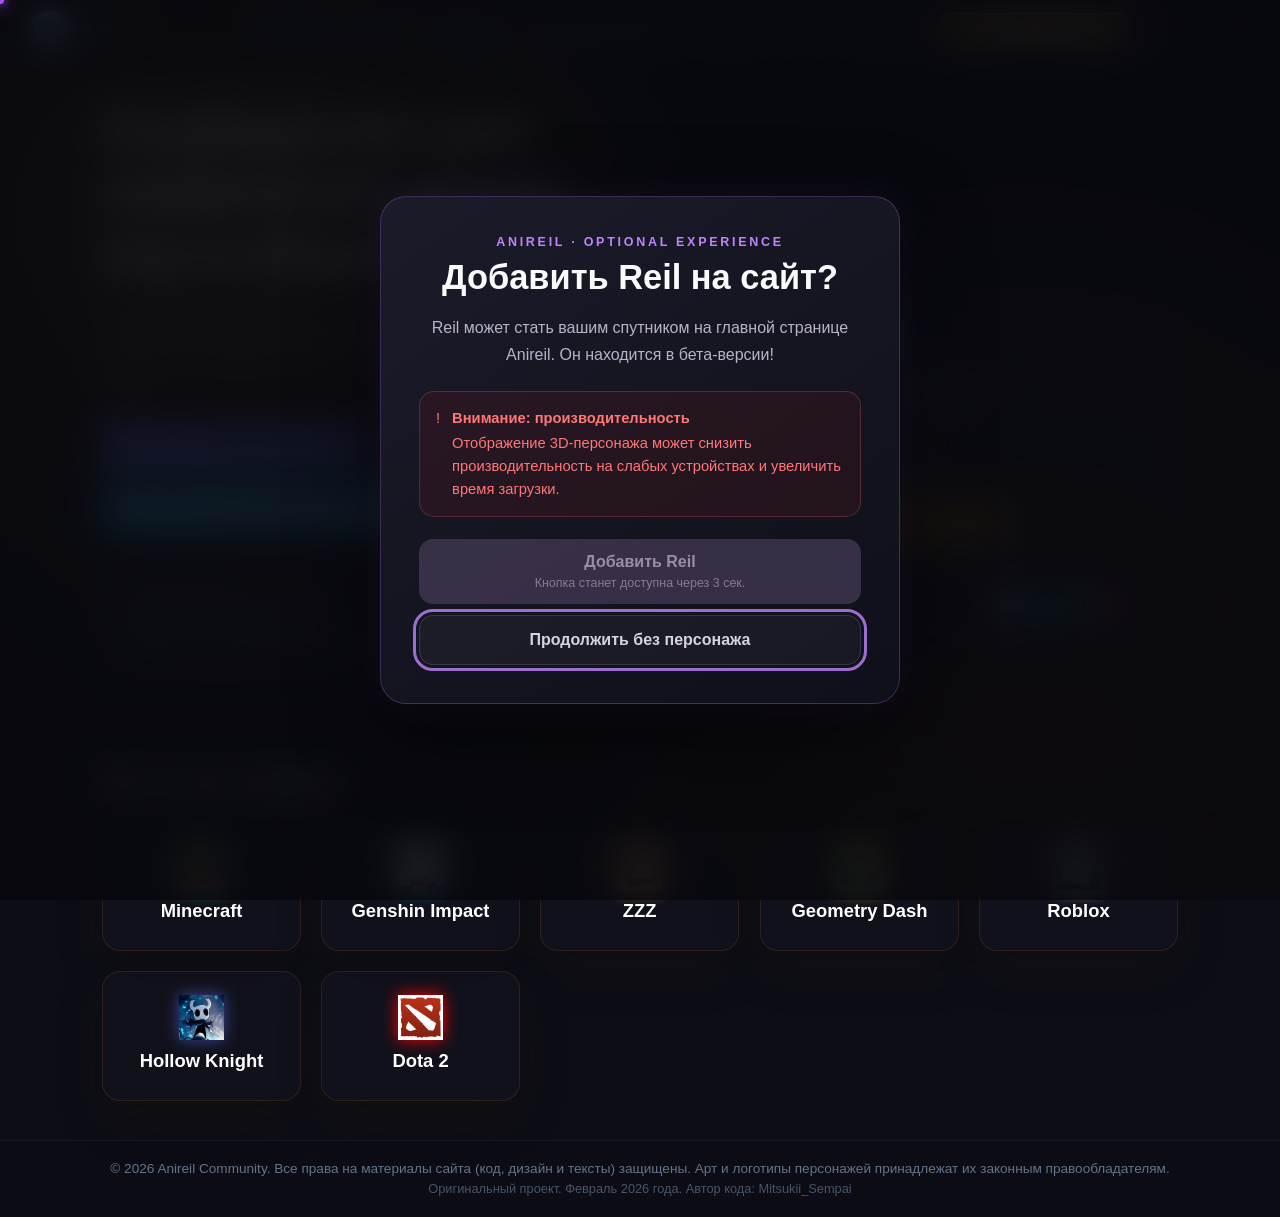
<file: index.html>
<!DOCTYPE html>
<html lang="ru">
<head>
    <meta charset="UTF-8">
    <meta name="viewport" content="width=device-width, initial-scale=1.0">
    <title>Anireil Community — Официальный сайт</title>
    <link rel="icon" type="image/jpeg" href="avatars/flood.png">
    <script>
        // Paint the last known site theme before the first render to prevent a theme flash.
        (function () {
            try {
                if (localStorage.getItem('anireil-autumn-mode') !== 'false') {
                    document.documentElement.classList.add('autumn-mode-preload');
                }
            } catch (error) {
                document.documentElement.classList.add('autumn-mode-preload');
            }
        })();
    </script>


    <style>
        :root {
            --neon-color: #c084fc; 
            --neon-glow: rgba(192, 132, 252, 0.35);
        }
        body {
            margin: 0;
            padding: 0;
            background: #0d0e15;
            color: #e2e8f0;
            font-family: 'Segoe UI', Roboto, sans-serif;
            min-height: 100vh;
            display: flex;
            flex-direction: column;
            overflow-x: hidden;
        }

        .background-glow {
            position: fixed;
            top: 0;
            left: 0;
            width: 100%;
            height: 100%;
            z-index: -2;
            background: 
                radial-gradient(circle at 20% 30%, rgba(59, 130, 246, 0.12) 0%, transparent 40%),
                radial-gradient(circle at 80% 70%, rgba(139, 92, 246, 0.12) 0%, transparent 40%);
        }

        .stars-container {
            position: fixed;
            top: 0;
            left: 0;
            width: 100%;
            height: 100%;
            z-index: -1;
            pointer-events: none;
        }

        .star {
            position: absolute;
            background: linear-gradient(45deg, #60a5fa, var(--neon-color));
            border-radius: 50%;
            filter: drop-shadow(0 0 6px #60a5fa);
            opacity: 0;
            animation: fall linear infinite;
        }

        @keyframes fall {
            0% { transform: translateY(-20px) translateX(0) scale(0); opacity: 0; }
            10% { opacity: 0.7; transform: translateY(10vh) translateX(-10px) scale(1); }
            90% { opacity: 0.7; }
            100% { transform: translateY(105vh) translateX(-100px) scale(0.3); opacity: 0; }
        }

        header {
            display: flex;
            justify-content: space-between;
            align-items: center;
            padding: 20px 8%;
            background: rgba(13, 14, 21, 0.85);
            backdrop-filter: blur(12px);
            border-bottom: 1px solid rgba(255, 255, 255, 0.05);
            position: sticky;
            top: 0;
            z-index: 100;
        }

        .logo-block { display: flex; align-items: center; gap: 10px; }
        .avatar-logo {
            width: 35px;
            height: 35px;
            border-radius: 50%;
            border: 2px solid #60a5fa;
            box-shadow: 0 0 10px rgba(96, 165, 250, 0.5);
        }

        .logo {
            font-size: 1.4rem;
            font-weight: 700;
            letter-spacing: 1px;
            background: linear-gradient(45deg, #60a5fa, var(--neon-color));
            background-clip: border-box;
            -webkit-background-clip: text;
            -webkit-text-fill-color: transparent;
        }

        .fade-in-element {
            opacity: 0;
            transform: translateY(30px);
            filter: blur(6px);
            transition: opacity 0.8s cubic-bezier(0.4, 0, 0.2, 1), 
                        transform 0.8s cubic-bezier(0.4, 0, 0.2, 1), 
                        filter 0.8s cubic-bezier(0.4, 0, 0.2, 1);
        }
        
        .fade-in-element.visible {
            opacity: 1;
            transform: translateY(0);
            filter: blur(0);
        }

        .nav-container { display: flex; align-items: center; gap: 30px; }
        .nav-links { display: flex; gap: 25px; align-items: center; }

        .nav-link {
            background: none;
            border: none;
            color: #94a3b8;
            font-size: 0.95rem;
            font-weight: 500;
            cursor: pointer;
            transition: color 0.3s ease;
            padding: 5px 0;
            position: relative;
        }

        .nav-link:hover, .nav-link.active { color: #60a5fa; }
        .nav-link.active::after {
            content: ''; position: absolute; bottom: 0; left: 0; width: 100%; height: 2px;
            background: linear-gradient(90deg, #60a5fa, var(--neon-color)); border-radius: 2px;
        }

        main { flex: 1; display: flex; justify-content: center; align-items: center; padding: 40px 8%; }

        .content-section {
            width: 100%; max-width: 1100px; display: none; grid-template-columns: 1fr; gap: 40px;
            opacity: 0; transform: translateY(20px);
        }
        .content-section.active { display: grid; animation: sectionAppear 0.8s cubic-bezier(0.4, 0, 0.2, 1) forwards; }
        
        .grid-2col { display: grid; grid-template-columns: 1fr 1fr; gap: 50px; align-items: center; }

        .hero-text h1 {
            font-size: 3.2rem; margin: 0 0 20px 0; line-height: 1.2;
            background: linear-gradient(45deg, #ffffff, #cbd5e1); -webkit-background-clip: text; -webkit-text-fill-color: transparent; background-clip: s;
        }
        .hero-text p { color: #94a3b8; font-size: 1.15rem; line-height: 1.6; margin-bottom: 30px; }

        .hero-card {
            background: rgba(26, 27, 41, 0.45); border: 1px solid rgba(255, 255, 255, 0.05);
            border-radius: 24px; padding: 35px; backdrop-filter: blur(8px); box-shadow: 0 20px 40px rgba(0, 0, 0, 0.3);
        }
        .hero-card h3 { margin-top: 0; font-size: 1.3rem; color: #60a5fa; }
        .hero-card ul { padding-left: 20px; color: #cbd5e1; line-height: 1.8; }

        .btn-action {
            display: inline-block; background: linear-gradient(135deg, #3b82f6 0%, var(--neon-color) 100%);
            color: #ffffff; text-decoration: none; padding: 16px 40px; border-radius: 14px;
            font-weight: 600; font-size: 1.1rem; box-shadow: 0 4px 15px var(--neon-glow); transition: all 0.3s ease;
        }
        .btn-action:hover { transform: translateY(-3px); box-shadow: 0 8px 25px rgba(96, 165, 250, 0.4); }

        .games-section { margin-top: 50px; }
        .games-grid { display: grid; grid-template-columns: repeat(auto-fit, minmax(180px, 1fr)); gap: 20px; margin-top: 25px; }
        .game-card {
            background: rgba(20, 21, 33, 0.6); border: 1px solid rgba(255,255,255,0.04);
            border-radius: 18px; padding: 20px; text-align: center; backdrop-filter: blur(6px);
            transition: all 0.3s ease;
        }
        .game-card:hover {
            transform: translateY(-8px);
            box-shadow: 0 15px 30px var(--game-glow);
            border-color: var(--game-color);
        }
        .game-icon { font-size: 2.5rem; margin-bottom: 10px; display: inline-block; filter: drop-shadow(0 0 8px var(--game-color)); }
        .game-title { font-size: 1.15rem; font-weight: 700; margin: 0 0 8px 0; color: #fff; }
        .game-desc { font-size: 0.85rem; color: #94a3b8; margin: 0; line-height: 1.4; }
        .game-logo-img {
            width: 45px;         
            height: 45px;
            object-fit: contain; 
            vertical-align: middle;
        }
        .section-title { text-align: center; font-size: 2.5rem; margin-bottom: 40px; background: linear-gradient(45deg, #60a5fa, var(--neon-color)); -webkit-background-clip: text; -webkit-text-fill-color: transparent; background-clip: s; }
        .cards-grid { display: grid; grid-template-columns: repeat(auto-fit, minmax(260px, 1fr)); gap: 25px; width: 100%; }
        
        .user-card {
            background: rgba(26, 27, 41, 0.5); border: 1px solid rgba(255, 255, 255, 0.05);
            border-radius: 20px; padding: 25px; text-align: center; backdrop-filter: blur(8px); transition: all 0.3s ease;
            cursor: pointer;
        }
        .user-card:hover {
            transform: translateY(-5px);
            box-shadow: 0 15px 35px var(--glow-color, rgba(96, 165, 250, 0.25));
            border-color: var(--border-color, rgba(96, 165, 250, 0.4));
        }

        .user-avatar { width: 70px; height: 70px; border-radius: 50%; margin: 0 auto 15px auto; border: 2px solid rgba(255, 255, 255, 0.1); }
        .user-card.admin-card .user-avatar { border-color: var(--neon-color); box-shadow: 0 0 15px var(--neon-glow); }
        .user-name { font-size: 1.25rem; font-weight: 600; margin: 0 0 8px 0; }
        
        .user-badge { display: inline-block; font-size: 0.75rem; font-weight: 700; padding: 4px 12px; border-radius: 20px; margin-bottom: 15px; text-transform: uppercase; letter-spacing: 0.5px; }
        .badge-owner { background: var(--neon-glow); color: var(--neon-color); border: 1px solid var(--neon-color); }
        .badge-mod { background: rgba(34, 197, 94, 0.2); color: #22c55e; border: 1px solid rgba(34, 197, 94, 0.3); }

        .user-info { font-size: 0.9rem; color: #94a3b8; line-height: 1.5; margin: 0; }
        .user-info strong { color: #cbd5e1; }

        .quotes-grid { display: grid; grid-template-columns: repeat(auto-fit, minmax(300px, 1fr)); gap: 20px; margin-top: 20px; }
        .quote-card {
            background: rgba(30, 31, 48, 0.4); border-left: 4px solid #8b5cf6;
            border-radius: 0 16px 16px 0; padding: 25px; backdrop-filter: blur(6px);
            position: relative; transition: all 0.3s ease;
        }
        .quote-card:hover { background: rgba(30, 31, 48, 0.6); transform: translateX(5px); }
        .quote-text { font-style: italic; font-size: 1.05rem; line-height: 1.5; color: #e2e8f0; margin: 0 0 15px 0; }
        .quote-author { font-size: 0.9rem; font-weight: 700; color: #60a5fa; text-align: right; margin: 0; }
        .quote-author span { color: #64748b; font-weight: 400; font-size: 0.8rem; }

        @keyframes sectionAppear { to { opacity: 1; transform: translateY(0); } }

        @media (max-width: 768px) {
            header { flex-direction: column; gap: 15px; padding: 15px 20px; }
            .nav-container { flex-direction: column; gap: 15px; width: 100%; }
            .nav-links { gap: 20px; flex-wrap: wrap; justify-content: center; }
            main { padding: 30px 20px; }
            .grid-2col { grid-template-columns: 1fr; gap: 35px; text-align: center; }
            .hero-text h1 { font-size: 2.3rem; }
            .hero-text p { font-size: 1rem; }
            .hero-card { padding: 25px; text-align: left; }
        }

        /* Главная светящаяся точка */
        .custom-cursor {
            width: 8px;
            height: 8px;
            background: #a855f7;
            border-radius: 50%;
            position: fixed;
            top: 0;
            left: 0;
            margin-top: -4px;  
            margin-left: -4px; 
            pointer-events: none;
            z-index: 10000;
            transition: width 0.2s, height 0.2s, background-color 0.2s, box-shadow 0.2s;
            box-shadow: 0 0 10px #a855f7, 0 0 20px #a855f7;
            will-change: transform; 
        }

        /* Плавный шлейф */
        .custom-cursor-effects {
            width: 24px;
            height: 24px;
            border: 2px solid rgba(168, 85, 247, 0.4);
            border-radius: 50%;
            position: fixed;
            top: 0;
            left: 0;
            margin-top: -12px;  
            margin-left: -12px; 
            pointer-events: none;
            z-index: 9999;
            will-change: transform;
            transition: transform 0.08s ease-out; 
        }

        .custom-cursor.hover {
            width: 12px;
            height: 12px;
            background: #38bdf8;
            box-shadow: 0 0 15px #38bdf8;
        }

        .user-card, .game-card {
            position: relative;
            transform-style: preserve-3d;
            will-change: transform; 
            transition: transform 0.4s ease-out, box-shadow 0.3s ease;
        }

        .user-card *, .game-card * {
            transform: translateZ(12px);
        }

        .nav-link, #music-btn {
            position: relative;
            overflow: hidden;
            transition: all 0.4s cubic-bezier(0.4, 0, 0.2, 1) !important;
        }

        .nav-link:hover, #music-btn:hover {
            border-color: var(--neon-color) !important;
            box-shadow: 0 0 15px var(--neon-color), 0 0 30px var(--neon-glow) !important;
            text-shadow: 0 0 8px rgba(255, 255, 255, 0.6);
            transform: translateY(-3px);
        }

        .nav-link.active {
            animation: buttonNeonBreathe 2.5s infinite alternate ease-in-out;
        }

        @keyframes buttonNeonBreathe {
            0% {
                box-shadow: 0 0 6px var(--neon-glow), inset 0 0 3px var(--neon-glow);
                border-color: var(--neon-color);
            }
            100% {
                box-shadow: 0 0 16px var(--neon-color), inset 0 0 6px var(--neon-glow);
                border-color: rgba(255, 255, 255, 0.8);
            }
        }

        .community-btn {
            transition: all 0.3s cubic-bezier(0.4, 0, 0.2, 1) !important;
        }

        .community-btn:hover {
            transform: translateY(-4px) scale(1.02);
            filter: brightness(1.15);
        }

        .community-btn.discord:hover {
            box-shadow: 0 0 25px rgba(88, 101, 242, 0.6), 0 0 50px rgba(88, 101, 242, 0.3) !important;
        }

        .community-btn.telegram:hover {
            box-shadow: 0 0 25px rgba(36, 161, 222, 0.6), 0 0 50px rgba(36, 161, 222, 0.3) !important;
        }

        ::-webkit-scrollbar {
            width: 8px; 
            background-color: #0d0e15; 
        }

        ::-webkit-scrollbar-track {
            background: rgba(20, 20, 28, 0.6);
            border-left: 1px solid rgba(255, 255, 255, 0.03);
        }

        ::-webkit-scrollbar-thumb {
            background-color: var(--neon-color, #c084fc); 
            border-radius: 20px; 
            border: 2px solid #0d0e15; 
            transition: background-color 0.3s ease;
        }

        ::-webkit-scrollbar-thumb:hover {
            background-color: #ffffff; 
            box-shadow: 0 0 10px var(--neon-color);
        }

        body.profile-modal-open { overflow: hidden; }

        .p-modal {
            position: fixed;
            top: 0; left: 0; width: 100%; height: 100%;
            z-index: 10000;
            display: flex;
            align-items: center;
            justify-content: center;
            opacity: 0;
            pointer-events: none;
            transition: all 0.3s ease;
        }
        .p-modal.active {
            opacity: 1;
            pointer-events: auto;
        }
        .p-modal-overlay {
            position: absolute;
            width: 100%; height: 100%;
            background: rgba(5, 5, 10, 0.85);
            backdrop-filter: blur(8px);
        }
        .p-modal-content {
            position: relative;
            background: #11121a;
            border: 1px solid rgba(255, 255, 255, 0.08);
            box-shadow: 0 20px 50px rgba(0,0,0,0.6), 0 0 30px var(--neon-glow);
            width: 90%; max-width: 650px;
            padding: 30px;
            border-radius: 20px;
            transform: scale(0.9) translateY(20px);
            transition: all 0.3s cubic-bezier(0.34, 1.56, 0.64, 1);
            z-index: 10001;
            max-height: 85vh;
            overflow-y: auto;
        }
        .p-modal.active .p-modal-content {
            transform: scale(1) translateY(0);
            border-color: var(--neon-color);
        }
        .p-modal-close {
            position: fixed;
            top: max(12px, env(safe-area-inset-top));
            right: max(12px, env(safe-area-inset-right));
            z-index: 20;
            display: grid;
            place-items: center;
            width: 44px;
            height: 44px;
            border: 1px solid rgba(255,255,255,0.14);
            border-radius: 50%;
            background: rgba(15, 17, 26, 0.88);
            color: #cbd5e1;
            font-size: 1.8rem;
            line-height: 1;
            cursor: pointer;
            transition: 0.2s;
        }
        .p-modal-close:hover { color: #fff; transform: rotate(90deg); }


        /* ===== ANIREIL WOW PROFILE ===== */
        .p-modal-content {
            box-sizing: border-box;
            width: 100vw;
            height: 100vh;
            height: 100dvh;
            max-width: none;
            max-height: none;
            padding: 0;
            border-radius: 0;
            overflow-x: hidden;
            overflow-y: auto;
            background:
                radial-gradient(circle at 10% 0%, rgba(96,165,250,0.10), transparent 35%),
                radial-gradient(circle at 95% 0%, rgba(192,132,252,0.12), transparent 34%),
                linear-gradient(145deg, rgba(17,18,26,0.98), rgba(12,13,21,0.98));
        }

        .p-modal-content::before {
            content: "";
            position: absolute;
            inset: 0;
            pointer-events: none;
            background: linear-gradient(120deg, transparent 0 35%, rgba(255,255,255,0.035) 50%, transparent 65%);
            transform: translateX(-120%);
            animation: profileShine 7s ease-in-out infinite;
        }

        @keyframes profileShine {
            0%, 55%, 100% { transform: translateX(-120%); }
            75% { transform: translateX(120%); }
        }

        .p-profile-header.p-wow-hero {
            position: relative;
            overflow: hidden;
            display: grid;
            grid-template-columns: auto 1fr;
            gap: 22px;
            align-items: center;
            min-height: 220px;
            padding: 34px 34px 24px;
            margin: 0;
            border-bottom: 1px solid rgba(255,255,255,0.06);
            background:
                radial-gradient(circle at 15% 50%, rgba(96,165,250,0.14), transparent 32%),
                radial-gradient(circle at 85% 20%, rgba(192,132,252,0.16), transparent 36%);
        }

        .p-wow-orb {
            position: absolute;
            border-radius: 50%;
            pointer-events: none;
            opacity: 0.7;
        }

        .p-wow-orb.one {
            width: 180px; height: 180px;
            right: -70px; top: -80px;
            background: rgba(192,132,252,0.10);
            box-shadow: 0 0 80px rgba(192,132,252,0.16);
        }

        .p-wow-orb.two {
            width: 130px; height: 130px;
            left: -55px; bottom: -70px;
            background: rgba(96,165,250,0.10);
            box-shadow: 0 0 70px rgba(96,165,250,0.14);
        }

        .p-wow-avatar-wrap {
            position: relative;
            width: 138px;
            height: 138px;
            display: grid;
            place-items: center;
            z-index: 1;
        }

        .p-wow-avatar-ring {
            position: absolute;
            inset: 0;
            border-radius: 50%;
            background: conic-gradient(from 0deg, #60a5fa, #c084fc, #60a5fa);
            padding: 3px;
            animation: profileRing 7s linear infinite;
            box-shadow: 0 0 28px var(--neon-glow);
        }

        .p-wow-avatar-ring::after {
            content: "";
            display: block;
            width: 100%;
            height: 100%;
            border-radius: 50%;
            background: #10111a;
        }

        @keyframes profileRing {
            to { transform: rotate(360deg); }
        }

        .p-avatar.p-wow-avatar {
            position: relative;
            z-index: 2;
            width: 116px;
            height: 116px;
            border: 3px solid rgba(255,255,255,0.9);
            box-shadow:
                0 0 0 6px rgba(255,255,255,0.03),
                0 0 30px var(--neon-glow);
        }

        .p-wow-online-dot {
            position: absolute;
            z-index: 3;
            right: 8px;
            bottom: 8px;
            width: 20px;
            height: 20px;
            border-radius: 50%;
            background: #22c55e;
            border: 4px solid #12131c;
            box-shadow: 0 0 16px rgba(34,197,94,0.8);
        }

        .p-header-info.p-wow-identity {
            border: 0;
            padding: 0;
            margin: 0;
            min-width: 0;
        }

        .p-wow-eyebrow {
            color: #64748b;
            font-size: 0.68rem;
            font-weight: 800;
            letter-spacing: 0.22em;
            margin-bottom: 7px;
        }

        .p-wow-name {
            margin: 0;
            font-size: clamp(2rem, 4vw, 3.2rem);
            line-height: 1;
            letter-spacing: -0.03em;
            color: #fff;
            text-shadow: 0 0 28px rgba(255,255,255,0.06);
            overflow-wrap: anywhere;
        }

        .p-wow-handle {
            margin-top: 9px;
            color: #94a3b8;
            font-size: 1rem;
            font-weight: 600;
            overflow-wrap: anywhere;
        }

        .p-wow-badges {
            display: flex;
            flex-wrap: wrap;
            gap: 8px;
            margin-top: 14px;
        }

        .p-wow-badge {
            display: inline-flex;
            align-items: center;
            gap: 6px;
            min-height: 29px;
            padding: 0 11px;
            border-radius: 999px;
            border: 1px solid rgba(255,255,255,0.08);
            background: rgba(255,255,255,0.04);
            color: #cbd5e1;
            font-size: 0.76rem;
            font-weight: 700;
            letter-spacing: 0.02em;
            backdrop-filter: blur(10px);
        }

        .p-wow-badge.rank {
            color: #fff;
            border-color: var(--neon-color);
            background: linear-gradient(135deg, var(--neon-glow), rgba(255,255,255,0.04));
            box-shadow: 0 0 18px var(--neon-glow);
        }

        .p-wow-badge.linked {
            color: #86efac;
            border-color: rgba(34,197,94,0.28);
            background: rgba(34,197,94,0.08);
        }

        .p-wow-hero-stats {
            grid-column: 1 / -1;
            display: grid;
            grid-template-columns: repeat(3, 1fr);
            gap: 12px;
            margin-top: 2px;
        }

        .p-wow-hero-stat {
            padding: 14px 16px;
            border-radius: 16px;
            border: 1px solid rgba(255,255,255,0.06);
            background: rgba(255,255,255,0.035);
            box-shadow: inset 0 1px 0 rgba(255,255,255,0.03);
        }

        .p-wow-hero-stat-label {
            color: #64748b;
            font-size: 0.72rem;
            text-transform: uppercase;
            letter-spacing: 0.12em;
        }

        .p-wow-hero-stat-value {
            margin-top: 4px;
            font-size: 1.35rem;
            font-weight: 800;
            color: #fff;
        }

        .p-wow-body {
            position: relative;
            z-index: 1;
            padding: 24px 28px 30px;
        }

        .p-wow-section-title {
            margin: 0 0 10px;
            color: #64748b;
            font-size: 0.72rem;
            font-weight: 800;
            text-transform: uppercase;
            letter-spacing: 0.16em;
        }

        .p-wow-grid {
            display: grid;
            grid-template-columns: 1.15fr 0.85fr;
            gap: 16px;
        }

        .p-wow-card {
            position: relative;
            overflow: hidden;
            border: 1px solid rgba(255,255,255,0.055);
            border-radius: 20px;
            padding: 19px;
            background: linear-gradient(145deg, rgba(255,255,255,0.045), rgba(255,255,255,0.018));
            box-shadow: inset 0 1px 0 rgba(255,255,255,0.025), 0 14px 34px rgba(0,0,0,0.16);
            transition: transform 0.25s ease, border-color 0.25s ease, box-shadow 0.25s ease;
        }

        .p-wow-card:hover {
            transform: translateY(-2px);
            border-color: rgba(192,132,252,0.22);
            box-shadow: 0 18px 40px rgba(0,0,0,0.22), 0 0 26px rgba(192,132,252,0.06);
        }

        .p-wow-card h3 {
            margin: 0;
            color: #e2e8f0;
            font-size: 0.9rem;
            letter-spacing: 0.04em;
        }

        .p-wow-card .profile-info-line {
            padding: 11px 0;
            border-bottom-color: rgba(255,255,255,0.045);
        }

        .p-wow-card .profile-info-line strong {
            max-width: 66%;
            overflow-wrap: anywhere;
        }

        .p-wow-stat-grid {
            display: grid;
            grid-template-columns: repeat(2, minmax(0,1fr));
            gap: 10px;
            margin-top: 12px;
        }

        .p-wow-stat-tile {
            padding: 14px;
            border-radius: 15px;
            border: 1px solid rgba(255,255,255,0.05);
            background: rgba(255,255,255,0.025);
        }

        .p-wow-stat-tile span {
            display: block;
            color: #64748b;
            font-size: 0.72rem;
            text-transform: uppercase;
            letter-spacing: 0.08em;
        }

        .p-wow-stat-tile strong {
            display: block;
            margin-top: 5px;
            color: #fff;
            font-size: 1.15rem;
        }

        .p-wow-wide {
            grid-column: 1 / -1;
        }

        .p-wow-anketa-grid {
            display: grid;
            grid-template-columns: repeat(2, minmax(0,1fr));
            gap: 10px;
            margin-top: 12px;
        }

        .p-wow-anketa-item {
            min-width: 0;
            padding: 12px 14px;
            border-radius: 14px;
            background: rgba(255,255,255,0.025);
            border: 1px solid rgba(255,255,255,0.045);
        }

        .p-wow-anketa-item span {
            display: block;
            color: #64748b;
            font-size: 0.7rem;
            text-transform: uppercase;
            letter-spacing: 0.08em;
            margin-bottom: 4px;
        }

        .p-wow-anketa-item strong {
            display: block;
            color: #e2e8f0;
            font-size: 0.88rem;
            overflow-wrap: anywhere;
        }

        .p-wow-awards {
            display: flex;
            flex-wrap: wrap;
            gap: 9px;
            margin-top: 12px;
        }

        .p-wow-award {
            position: relative;
            padding: 9px 12px 9px 34px;
            border-radius: 12px;
            border: 1px solid rgba(192,132,252,0.16);
            background: rgba(192,132,252,0.06);
            color: #ddd6fe;
            font-size: 0.82rem;
            font-weight: 700;
        }

        .p-wow-award::before {
            content: "✦";
            position: absolute;
            left: 12px;
            top: 8px;
            color: #c084fc;
        }

        .p-wow-footer-note {
            margin-top: 15px;
            color: #475569;
            font-size: 0.73rem;
            line-height: 1.5;
        }

        #profile-modal[data-rank="5"] .p-wow-name { text-shadow: 0 0 28px rgba(192,132,252,0.24); }
        #profile-modal[data-rank="4"] .p-wow-name { text-shadow: 0 0 24px rgba(96,165,250,0.22); }
        #profile-modal[data-rank="3"] .p-wow-name { text-shadow: 0 0 24px rgba(34,197,94,0.18); }

        .p-wow-accounts-list {
            display: grid;
            gap: 9px;
            margin-top: 14px;
            max-height: 420px;
            overflow-y: auto;
            padding-right: 4px;
        }

        .p-wow-account-row {
            display: grid;
            grid-template-columns: auto 1fr auto;
            gap: 12px;
            align-items: center;
            padding: 11px 13px;
            border: 1px solid rgba(255,255,255,0.045);
            border-radius: 14px;
            background: rgba(255,255,255,0.025);
        }

        .p-wow-account-row img {
            width: 38px;
            height: 38px;
            border-radius: 50%;
            object-fit: cover;
            border: 1px solid rgba(255,255,255,0.10);
        }

        .p-wow-account-main {
            min-width: 0;
        }

        .p-wow-account-name {
            color: #f8fafc;
            font-weight: 700;
            overflow-wrap: anywhere;
        }

        .p-wow-account-meta {
            margin-top: 3px;
            color: #64748b;
            font-size: 0.73rem;
            overflow-wrap: anywhere;
        }

        .p-wow-account-actions {
            display: grid;
            justify-items: end;
            gap: 7px;
        }

        .p-wow-account-status {
            color: #86efac;
            font-size: 0.72rem;
            font-weight: 700;
            text-align: right;
            white-space: nowrap;
        }

        .p-wow-account-status.blocked {
            color: #fca5a5;
        }

        .p-wow-account-access-button {
            border: 1px solid rgba(248, 113, 113, 0.28);
            border-radius: 9px;
            padding: 7px 10px;
            background: rgba(248, 113, 113, 0.09);
            color: #fecaca;
            cursor: pointer;
            font: inherit;
            font-size: 0.72rem;
            font-weight: 700;
        }

        .p-wow-account-access-button.unblock {
            border-color: rgba(74, 222, 128, 0.28);
            background: rgba(74, 222, 128, 0.09);
            color: #bbf7d0;
        }

        .p-wow-account-access-button:disabled {
            opacity: 0.6;
            cursor: wait;
        }

        .p-wow-account-block-reason {
            color: #fca5a5;
            font-size: 0.72rem;
            overflow-wrap: anywhere;
        }

        @media (max-width: 700px) {
            .p-profile-header.p-wow-hero {
                grid-template-columns: 1fr;
                text-align: center;
                justify-items: center;
                padding: 28px 20px 20px;
            }
            .p-wow-badges { justify-content: center; }
            .p-wow-hero-stats { grid-template-columns: 1fr; width: 100%; }
            .p-wow-body { padding: 18px 16px 22px; }
            .p-wow-grid { grid-template-columns: 1fr; }
            .p-wow-wide { grid-column: auto; }
            .p-wow-anketa-grid { grid-template-columns: 1fr; }
            .p-wow-card .profile-info-line strong { max-width: 58%; }
        }

        .p-profile-header { display: flex; align-items: center; gap: 20px; border-bottom: 1px solid rgba(255,255,255,0.05); padding-bottom: 20px; margin-bottom: 20px; }
        .p-avatar { width: 80px; height: 80px; border-radius: 50%; border: 3px solid var(--neon-color); cursor: pointer; transition: 0.3s; }
        .p-avatar:hover { transform: scale(1.05); filter: brightness(1.2); }
        .p-header-info h2 { margin: 0 0 5px 0; font-size: 1.6rem; color: #fff; }
        .p-badge { background: var(--neon-glow); color: #fff; border: 1px solid var(--neon-color); padding: 4px 10px; border-radius: 6px; font-size: 0.8rem; font-weight: 600; }

        .site-user-profile-button:hover {
            border-color: var(--neon-color) !important;
            box-shadow: 0 0 14px var(--neon-glow);
            transform: translateY(-1px);
        }

        .profile-info-line {
            display: flex;
            justify-content: space-between;
            gap: 16px;
            padding: 8px 0;
            border-bottom: 1px solid rgba(255,255,255,0.03);
            color: #94a3b8;
            font-size: 0.9rem;
        }

        .profile-info-line:last-child {
            border-bottom: none;
        }

        .profile-info-line strong {
            color: #fff;
            text-align: right;
        }

        .profile-empty {
            color: #64748b;
            font-size: 0.9rem;
            line-height: 1.5;
        }

        .p-profile-grid { display: grid; grid-template-columns: 1fr 1fr; gap: 20px; }
        @media (max-width: 550px) { .p-profile-grid { grid-template-columns: 1fr; } }
        .p-card { background: rgba(255,255,255,0.02); border: 1px solid rgba(255,255,255,0.04); padding: 18px; border-radius: 14px; }
        .p-card h3 { margin: 0 0 15px 0; font-size: 1rem; color: #94a3b8; text-transform: uppercase; letter-spacing: 1px; }

        .p-games-list { display: flex; flex-wrap: wrap; gap: 8px; }
        .p-game-tag { background: rgba(255,255,255,0.05); border: 1px solid rgba(255,255,255,0.1); padding: 6px 12px; border-radius: 8px; font-size: 0.85rem; color: #cbd5e1; }

        .iris-header { display: flex; justify-content: space-between; align-items: flex-start; }
        .iris-sync-badge { background: rgba(34, 197, 94, 0.1); color: #22c55e; border: 1px solid rgba(34, 197, 94, 0.2); padding: 2px 8px; border-radius: 20px; font-size: 0.7rem; }
        .iris-stats { display: flex; flex-direction: column; gap: 8px; margin-top: 5px; }
        .iris-stat-item { display: flex; justify-content: space-between; font-size: 0.9rem; color: #94a3b8; border-bottom: 1px solid rgba(255,255,255,0.02); padding-bottom: 4px; }
        .iris-stat-item strong { color: #fff; }

        .achievements-grid {
            display: grid;
            grid-template-columns: repeat(auto-fit, minmax(200px, 1fr));
            gap: 12px;
            margin-top: 10px;
        }
        .achievement-item {
            background: rgba(255, 255, 255, 0.02);
            border: 1px solid rgba(255, 255, 255, 0.05);
            border-radius: 12px;
            padding: 12px;
            display: flex;
            align-items: center;
            gap: 12px;
            transition: all 0.3s cubic-bezier(0.4, 0, 0.2, 1);
        }
        .achievement-item.unlocked {
            border-color: var(--neon-color);
            background: rgba(192, 132, 252, 0.05);
            box-shadow: 0 0 15px var(--neon-glow);
        }
        .achievement-item.locked {
            opacity: 0.25;
            filter: grayscale(100%);
        }
        .ach-icon { font-size: 1.8rem; transition: transform 0.3s ease; }
        .achievement-item.unlocked:hover .ach-icon { transform: scale(1.2) rotate(10deg); }
        .ach-info h4 { margin: 0 0 4px 0; font-size: 0.9rem; color: #fff; }
        .ach-info p { margin: 0; font-size: 0.75rem; color: #94a3b8; line-height: 1.3; }

        .achievement-toast {
            position: fixed;
            bottom: -100px;
            right: 20px;
            background: #11121a;
            border: 2px solid var(--neon-color);
            box-shadow: 0 10px 40px rgba(0,0,0,0.8), 0 0 20px var(--neon-glow);
            padding: 16px 20px;
            border-radius: 16px;
            display: flex;
            align-items: center;
            gap: 16px;
            z-index: 11000;
            transition: bottom 0.5s cubic-bezier(0.175, 0.885, 0.32, 1.275);
        }
        .achievement-toast.show { bottom: 20px; }

        /* Кастомный дизайн улучшенного меню музыки */
        .music-search-input {
            width: calc(100% - 24px);
            background: rgba(255, 255, 255, 0.04);
            border: 1px solid rgba(255, 255, 255, 0.08);
            border-radius: 8px;
            padding: 8px 12px;
            color: #fff;
            font-size: 0.85rem;
            margin: 10px 12px;
            box-sizing: border-box;
            outline: none;
            transition: all 0.3s ease;
        }
        .music-search-input:focus {
            border-color: var(--neon-color);
            box-shadow: 0 0 10px var(--neon-glow);
            background: rgba(255, 255, 255, 0.07);
        }
        .tracks-list-container {
            max-height: 180px;
            overflow-y: auto;
        }
        .player-controls-box {
            background: rgba(0, 0, 0, 0.2);
            padding: 10px 14px;
            border-top: 1px solid rgba(255, 255, 255, 0.05);
        }
        .progress-bar-container {
            width: 100%;
            height: 4px;
            background: rgba(255, 255, 255, 0.1);
            border-radius: 2px;
            cursor: pointer;
            position: relative;
            margin-bottom: 8px;
        }
        .progress-bar-fill {
            height: 100%;
            background: linear-gradient(90deg, #60a5fa, var(--neon-color));
            width: 0%;
            border-radius: 2px;
        }
        .volume-box {
            display: flex;
            align-items: center;
            gap: 8px;
            font-size: 0.75rem;
            color: #94a3b8;
        }
        .volume-slider {
            flex: 1;
            -webkit-appearance: none; 
            appearance: s;
            height: 4px;
            border-radius: 2px;
            background: rgba(255, 255, 255, 0.1);
            outline: none;
            cursor: pointer;
        }
        .volume-slider::-webkit-slider-thumb {
            -webkit-appearance: none;
            width: 10px;
            height: 10px;
            border-radius: 50%;
            background: var(--neon-color);
            box-shadow: 0 0 6px var(--neon-color);
            cursor: pointer;
        }
        .yandex-music-btn {
            display: block;
            text-align: center;
            background: linear-gradient(135deg, #ffcc00 0%, #ff9900 100%);
            color: #000 !important;
            font-weight: 700;
            font-size: 0.8rem;
            text-decoration: none;
            padding: 8px;
            margin: 8px 12px;
            border-radius: 6px;
            transition: transform 0.2s;
        }
        .yandex-music-btn:hover {
            transform: scale(1.02);
        }

        .hall-container {
            margin-top: 24px;
            margin-bottom: 24px;
        }
        
        .hall-grid {
            display: grid;
            grid-template-columns: repeat(auto-fit, minmax(260px, 1fr));
            gap: 16px;
            margin-top: 16px;
        }
        
        .meme-card {
            position: relative;
            background: rgba(20, 20, 35, 0.6);
            border: 1px solid var(--border-color, rgba(255, 255, 255, 0.1));
            border-radius: 20px;
            padding: 12px;
            backdrop-filter: blur(12px);
            -webkit-backdrop-filter: blur(12px);
            overflow: hidden;
            transition: transform 0.25s ease, box-shadow 0.25s ease;
        }
        
        .meme-card:hover {
            transform: translateY(-4px);
            box-shadow: 0 8px 25px var(--glow-color, rgba(155, 81, 224, 0.35));
        }
                
        .meme-img-wrapper {
            width: 100%;
            height: 190px;
            border-radius: 14px;
            overflow: hidden;
            margin-bottom: 10px;
            background: rgba(0, 0, 0, 0.2); /* Тёмная подложка по бокам, если пропорции не совпали */
        }
        
        .meme-img {
            width: 100%;
            height: 100%;
            object-fit: contain; /* Картинка уменьшится так, чтобы влезть целиком */
            transition: transform 0.3s ease;
        }
        
        .meme-card:hover .meme-img {
            transform: scale(1.05);
        }
        
        .meme-info {
            display: flex;
            flex-direction: column;
            gap: 4px;
            padding: 0 4px 4px 4px;
        }
        
        .meme-header {
            display: flex;
            justify-content: space-between;
            align-items: center;
        }
        
        .meme-title {
            font-weight: 700;
            font-size: 14px;
            color: #fff;
        }
        
        .meme-author {
            font-size: 11px;
            font-weight: 600;
            color: #d1c4e9;
            background: rgba(255, 255, 255, 0.08);
            padding: 2px 8px;
            border-radius: 6px;
            border: 1px solid rgba(255, 255, 255, 0.1);
        }
        
        .meme-desc {
            font-size: 12px;
            color: rgba(255, 255, 255, 0.6);
            margin: 0;
        }

        .period-btn {
          background: rgba(255,255,255,0.05);
          border: 1px solid rgba(255,255,255,0.1);
          color: #94a3b8;
          padding: 8px 20px;
          border-radius: 8px;
          cursor: pointer;
          font-weight: 500;
          transition: all 0.3s ease;
        }
        .period-btn:hover {
          background: rgba(255,255,255,0.1);
          color: #fff;
        }
        .period-btn.active {
          background: var(--neon-glow);
          border-color: var(--neon-color);
          color: #fff;
        }
    
        /* ОСЕННИЙ РЕЖИМ ANIREIL */
        body { transition: background 0.8s ease, color 0.8s ease; }
        .autumn-layer, .rain-container, .leaf-container {
            position: fixed; inset: 0; pointer-events: none; overflow: hidden;
        }
        .autumn-layer {
            z-index: -3; opacity: 0; transition: opacity 0.8s ease;
            background:
                radial-gradient(circle at 18% 20%, rgba(245,158,11,0.14), transparent 34%),
                radial-gradient(circle at 82% 78%, rgba(180,83,9,0.15), transparent 38%),
                linear-gradient(180deg, rgba(17,24,39,0.10), rgba(69,26,3,0.12));
        }
        :is(.autumn-mode, html.autumn-mode-preload) .autumn-layer { opacity: 1; }
        :is(.autumn-mode, html.autumn-mode-preload) { --neon-color: #f59e0b; --neon-glow: rgba(245,158,11,0.34); }
        :is(.autumn-mode, html.autumn-mode-preload) .background-glow {
            background:
                radial-gradient(circle at 18% 26%, rgba(245,158,11,0.14), transparent 40%),
                radial-gradient(circle at 80% 72%, rgba(120,53,15,0.18), transparent 43%);
        }
        :is(.autumn-mode, html.autumn-mode-preload) header {
            background: rgba(18,16,16,0.76) !important;
            border-bottom-color: rgba(245,158,11,0.18);
            box-shadow: 0 12px 38px rgba(0,0,0,0.18);
        }
        :is(.autumn-mode, html.autumn-mode-preload) .hero-card, :is(.autumn-mode, html.autumn-mode-preload) .game-card, :is(.autumn-mode, html.autumn-mode-preload) .user-card,
        :is(.autumn-mode, html.autumn-mode-preload) .p-card, :is(.autumn-mode, html.autumn-mode-preload) .quote-card, :is(.autumn-mode, html.autumn-mode-preload) .meme-card,
        :is(.autumn-mode, html.autumn-mode-preload) .stat-summary-card {
            border-color: rgba(245,158,11,0.12);
            box-shadow: 0 18px 45px rgba(30,18,8,0.22);
        }
        .rain-container, .leaf-container { z-index: 9998; opacity: 0; transition: opacity 0.6s ease; }
        :is(.autumn-mode, html.autumn-mode-preload) .rain-container, :is(.autumn-mode, html.autumn-mode-preload) .leaf-container { opacity: 1; }
        .rain-drop {
            position: absolute; top: -14vh; width: 1.2px; height: var(--rain-height,72px);
            border-radius: 999px;
            background: linear-gradient(180deg, rgba(186,230,253,0), rgba(186,230,253,0.42), rgba(255,255,255,0.08));
            transform: rotate(12deg); filter: blur(0.15px);
            animation: autumnRain var(--rain-duration,1.1s) linear infinite;
            animation-delay: var(--rain-delay,0s);
        }
        @keyframes autumnRain {
            0% { transform: translate3d(0,-8vh,0) rotate(12deg); opacity: 0; }
            8% { opacity: 0.42; } 88% { opacity: 0.30; }
            100% { transform: translate3d(var(--rain-drift,-10vw),118vh,0) rotate(12deg); opacity: 0; }
        }
        .leaf {
            position: absolute; top: -12vh; width: var(--leaf-size,14px);
            height: calc(var(--leaf-size,14px) * 0.72); border-radius: 95% 0 95% 0;
            background: var(--leaf-color,#d97706);
            box-shadow: 0 0 8px rgba(217,119,6,0.14); opacity: 0.62; transform: rotate(35deg);
            animation: leafFall var(--leaf-duration,9s) ease-in-out infinite;
            animation-delay: var(--leaf-delay,0s);
        }
        @keyframes leafFall {
            0% { transform: translate3d(0,-12vh,0) rotate(20deg); opacity: 0; }
            12% { opacity: 0.82; }
            50% { transform: translate3d(var(--leaf-sway,8vw),52vh,0) rotate(190deg); }
            100% { transform: translate3d(var(--leaf-drift,-15vw),118vh,0) rotate(360deg); opacity: 0; }
        }
        .autumn-status-pill {
            display:inline-flex; align-items:center; gap:8px; padding:7px 11px; border-radius:999px;
            color:#fbbf24; border:1px solid rgba(245,158,11,0.24);
            background:rgba(245,158,11,0.08); font-size:0.76rem; font-weight:700;
        }
        .autumn-admin-card {
            margin-top:20px; border-color:rgba(245,158,11,0.18) !important;
            background:linear-gradient(135deg,rgba(245,158,11,0.07),rgba(255,255,255,0.02));
        }
        .autumn-admin-button {
            width:100%; margin-top:12px; border:1px solid rgba(245,158,11,0.28);
            border-radius:12px; padding:12px 14px; background:rgba(245,158,11,0.08);
            color:#fbbf24; cursor:pointer; font-weight:700; transition:all 0.25s ease;
        }
        .autumn-admin-button:hover {
            background:rgba(245,158,11,0.15); border-color:rgba(245,158,11,0.55);
            box-shadow:0 0 24px rgba(245,158,11,0.14); transform:translateY(-1px);
        }
        @media (prefers-reduced-motion: reduce) {
            .rain-drop, .leaf { animation-play-state: paused !important; }
            .autumn-layer, body { transition: none; }
        }
        
        /* ЦЕНТР АНАЛИТИКИ */
        .analytics-shell{width:100%;max-width:1180px;margin:0 auto}
        .analytics-hero{display:flex;justify-content:space-between;align-items:flex-end;gap:20px;margin-bottom:24px;padding:26px;border-radius:24px;background:linear-gradient(135deg,rgba(59,130,246,.12),rgba(192,132,252,.10));border:1px solid rgba(255,255,255,.08);box-shadow:0 18px 60px rgba(0,0,0,.22);backdrop-filter:blur(14px)}
        .analytics-kicker{display:inline-flex;align-items:center;gap:7px;color:#94a3b8;font-size:.72rem;font-weight:800;letter-spacing:1.4px;text-transform:uppercase;margin-bottom:8px}
        .analytics-hero h2{margin:0;font-size:2rem;background:linear-gradient(90deg,#fff,var(--neon-color));-webkit-background-clip:text;-webkit-text-fill-color:transparent}
        .analytics-hero p{margin:8px 0 0;color:#94a3b8;max-width:680px;line-height:1.55}
        .analytics-actions{display:flex;align-items:center;gap:10px;flex-wrap:wrap}
        .analytics-status{display:inline-flex;align-items:center;gap:7px;padding:8px 12px;border-radius:999px;background:rgba(34,197,94,.10);border:1px solid rgba(34,197,94,.20);color:#86efac;font-size:.78rem;white-space:nowrap}
        .analytics-refresh{border:1px solid rgba(255,255,255,.10);background:rgba(255,255,255,.05);color:#e2e8f0;padding:9px 14px;border-radius:10px;cursor:pointer;transition:.2s ease}
        .analytics-refresh:hover{transform:translateY(-1px);border-color:var(--neon-color);box-shadow:0 8px 22px var(--neon-glow)}
        .analytics-kpi-grid{display:grid;grid-template-columns:repeat(4,minmax(0,1fr));gap:14px;margin-bottom:18px}
        .analytics-kpi{position:relative;overflow:hidden;padding:18px;border-radius:18px;background:rgba(20,20,35,.52);border:1px solid rgba(255,255,255,.06);backdrop-filter:blur(10px);box-shadow:0 14px 35px rgba(0,0,0,.16)}
        .analytics-kpi::after{content:'';position:absolute;width:120px;height:120px;right:-60px;bottom:-65px;border-radius:50%;background:var(--kpi-glow,rgba(96,165,250,.12));filter:blur(8px)}
        .analytics-kpi-label{color:#94a3b8;font-size:.76rem;text-transform:uppercase;letter-spacing:.7px;margin-bottom:8px}
        .analytics-kpi-value{position:relative;z-index:1;font-size:1.75rem;font-weight:800;color:#fff}
        .analytics-kpi-sub{position:relative;z-index:1;margin-top:5px;color:#64748b;font-size:.78rem}
        .analytics-grid{display:grid;grid-template-columns:1.45fr .95fr;gap:18px;margin-bottom:18px}
        .analytics-card{min-width:0;background:rgba(20,20,35,.50);border:1px solid rgba(255,255,255,.06);border-radius:20px;padding:18px;backdrop-filter:blur(10px);box-shadow:0 16px 44px rgba(0,0,0,.16)}
        .analytics-card-head{display:flex;justify-content:space-between;align-items:flex-start;gap:12px;margin-bottom:14px}
        .analytics-card-head h3{margin:0;color:#f8fafc;font-size:1rem}
        .analytics-card-head span{color:#64748b;font-size:.74rem}
        .analytics-chart-box{position:relative;height:320px}
        .analytics-list{display:flex;flex-direction:column;gap:9px}
        .analytics-list-item{display:grid;grid-template-columns:32px 1fr auto;align-items:center;gap:10px;padding:10px 11px;border-radius:12px;background:rgba(255,255,255,.03);border:1px solid rgba(255,255,255,.04)}
        .analytics-rank{width:28px;height:28px;display:grid;place-items:center;border-radius:9px;color:#cbd5e1;font-size:.76rem;font-weight:800;background:rgba(255,255,255,.06)}
        .analytics-person{min-width:0}
        .analytics-person strong{display:block;color:#f8fafc;font-size:.88rem;white-space:nowrap;overflow:hidden;text-overflow:ellipsis}
        .analytics-person span{display:block;color:#64748b;font-size:.72rem;margin-top:2px}
        .analytics-list-value{color:var(--neon-color);font-weight:800;font-size:.84rem;white-space:nowrap}
        .analytics-empty{padding:26px;text-align:center;color:#64748b;border:1px dashed rgba(255,255,255,.08);border-radius:14px}
        .analytics-bottom-grid{display:grid;grid-template-columns:1fr 1fr .9fr;gap:18px}
        .analytics-retention{display:grid;gap:10px}
        .retention-row{padding:13px;border-radius:13px;background:rgba(255,255,255,.03)}
        .retention-row-top{display:flex;justify-content:space-between;gap:10px;color:#94a3b8;font-size:.78rem;margin-bottom:8px}
        .retention-row-top strong{color:#f8fafc}
        .retention-bar{height:7px;border-radius:99px;background:rgba(255,255,255,.06);overflow:hidden}
        .retention-bar>span{display:block;height:100%;border-radius:inherit;background:linear-gradient(90deg,#60a5fa,var(--neon-color))}
        .analytics-note{margin-top:12px;color:#64748b;font-size:.73rem;line-height:1.45}
        .analytics-admin-accounts{margin-top:18px;border-color:rgba(192,132,252,.14)}
        .analytics-admin-accounts-head{display:flex;justify-content:space-between;align-items:flex-start;gap:14px}
        .analytics-admin-accounts-title{display:flex;align-items:center;gap:9px}
        .analytics-admin-accounts-title .lock{font-size:1.1rem}
        .analytics-admin-refresh{border:1px solid rgba(192,132,252,.22);background:rgba(192,132,252,.08);color:#ddd6fe;padding:8px 12px;border-radius:10px;cursor:pointer;font-weight:700;transition:.2s ease}
        .analytics-admin-refresh:hover{transform:translateY(-1px);border-color:rgba(192,132,252,.55);box-shadow:0 8px 22px rgba(192,132,252,.12)}
        .analytics-admin-accounts-list{display:grid;gap:9px;margin-top:14px;max-height:460px;overflow:auto;padding-right:4px}
        .analytics-account-row{display:grid;grid-template-columns:auto 1fr auto;align-items:center;gap:12px;padding:12px 13px;border:1px solid rgba(255,255,255,.045);border-radius:15px;background:rgba(255,255,255,.025)}
        .analytics-account-row img{width:42px;height:42px;border-radius:50%;object-fit:cover;border:1px solid rgba(255,255,255,.10);box-shadow:0 0 18px rgba(192,132,252,.08)}
        .analytics-account-main{min-width:0}
        .analytics-account-name{color:#f8fafc;font-weight:800;overflow-wrap:anywhere}
        .analytics-account-email{margin-top:3px;color:#94a3b8;font-size:.76rem;overflow-wrap:anywhere}
        .analytics-account-meta{margin-top:4px;color:#64748b;font-size:.7rem;overflow-wrap:anywhere}
        .analytics-account-status{text-align:right;font-size:.72rem;font-weight:800;white-space:nowrap}
        .analytics-account-status.linked{color:#86efac}
        .analytics-account-status.unlinked{color:#fbbf24}
        @media(max-width:640px){.analytics-admin-accounts-head{flex-direction:column}.analytics-account-row{grid-template-columns:auto 1fr}.analytics-account-status{grid-column:2;text-align:left}}

        .analytics-updated{color:#64748b;font-size:.72rem}
        @media(max-width:960px){.analytics-kpi-grid{grid-template-columns:repeat(2,minmax(0,1fr))}.analytics-grid,.analytics-bottom-grid{grid-template-columns:1fr}}
        @media(max-width:640px){.analytics-hero{flex-direction:column;align-items:flex-start}.analytics-kpi-grid{grid-template-columns:1fr 1fr;gap:10px}.analytics-kpi{padding:14px}.analytics-kpi-value{font-size:1.35rem}.analytics-chart-box{height:260px}}

/* Contact social links */
#contacts.content-section { padding: 44px 5%; }
#contacts .contact-community-card { width: min(100%, 690px); margin: 0 auto; padding: clamp(25px, 6vw, 48px); border: 0; border-radius: 0; background: transparent; box-shadow: none; }
#contacts .contact-eyebrow { display:flex; align-items:center; gap:9px; color:#c7aaff; font-size:11px; font-weight:800; letter-spacing:.18em; }
#contacts .contact-eyebrow span { width:8px; height:8px; border-radius:50%; background:#b887ff; box-shadow:0 0 14px #b887ff; }
#contacts .contact-community-card h1 { margin:17px 0 7px; color:#f7f4ff; font-size:clamp(34px,7vw,48px); line-height:1.1; letter-spacing:-.045em; }
#contacts .contact-intro { margin:0 0 28px; color:#bcb6ca; font-size:15px; line-height:1.65; }
#contacts .contact-social-grid { display:grid; grid-template-columns:repeat(2,minmax(0,1fr)); gap:12px; }
#contacts .contact-social-link { min-height:82px; display:flex; align-items:center; gap:14px; padding:14px; color:#f7f4ff; text-decoration:none; border:1px solid #ffffff15; border-radius:17px; background:#ffffff07; transition:transform .18s ease,border-color .18s ease,background .18s ease; }
#contacts a.contact-social-link:hover { transform:translateY(-2px); border-color:#b887ff80; background:#ffffff0d; }
#contacts .contact-icon { width:48px; height:48px; flex:0 0 48px; display:grid; place-items:center; border-radius:14px; background:#ffffff0d; }
#contacts .contact-icon svg { width:26px; height:26px; }
#contacts .contact-discord .contact-icon { color:#7289da; background:#5865f222; } #contacts .contact-tiktok .contact-icon { color:#fe2c55; background:#ee2a7b1c; } #contacts .contact-youtube .contact-icon { color:#ff3344; background:#ff32321a; } #contacts .contact-github .contact-icon { color:#f5f3fa; background:#ffffff12; } #contacts .contact-minecraft .contact-icon { color:#62d987; background:#55c8781b; }
#contacts .contact-copy { min-width:0; display:grid; gap:4px; } #contacts .contact-copy strong { font-size:15px; font-weight:800; } #contacts .contact-copy small { color:#a9a3b5; font-size:11px; line-height:1.35; }
#contacts .contact-arrow { margin-left:auto; color:#bcb3cd; font-size:19px; } #contacts .contact-coming-soon { cursor:default; opacity:.82; }
#contacts .contact-soon { margin-left:auto; padding:6px 9px; border-radius:999px; background:#b887ff20; color:#d8bfff; font-size:10px; font-weight:800; white-space:nowrap; }
#contacts .contact-footer-note { margin:24px 0 0; color:#a9a3b5; font-size:12px; text-align:center; }
#contacts .contact-extra-links { display:flex; flex-wrap:wrap; justify-content:center; gap:10px 18px; margin-top:18px; font-size:12px; } #contacts .contact-extra-links a { color:#c7aaff; text-decoration:none; } #contacts .contact-extra-links a:hover { text-decoration:underline; }
@media (max-width:520px) { #contacts .contact-social-grid { grid-template-columns:1fr; } #contacts .contact-community-card { border-radius:23px; } }
@media (prefers-reduced-motion:reduce) { #contacts .contact-social-link { transition-duration:.01ms; } }

        /* ===== REIL OPTIONAL AVATAR CONSENT ===== */
        .reil-consent-overlay {
            position: fixed;
            inset: 0;
            z-index: 10000;
            display: grid;
            place-items: center;
            padding: 24px;
            background: rgba(7, 8, 14, 0.88);
            -webkit-backdrop-filter: blur(18px);
            backdrop-filter: blur(18px);
            opacity: 1;
            visibility: visible;
            transition: opacity 0.45s ease, visibility 0.45s ease;
        }
        .reil-consent-overlay.is-closing {
            opacity: 0;
            visibility: hidden;
            pointer-events: none;
        }
        .reil-consent-card {
            width: min(100%, 520px);
            box-sizing: border-box;
            padding: clamp(24px, 5vw, 38px);
            border: 1px solid rgba(192, 132, 252, 0.24);
            border-radius: 26px;
            background: linear-gradient(145deg, rgba(28, 27, 43, 0.98), rgba(15, 16, 25, 0.98));
            box-shadow: 0 28px 90px rgba(0, 0, 0, 0.48), 0 0 42px rgba(192, 132, 252, 0.08);
            color: #e2e8f0;
            text-align: left;
            animation: reilCardEnter 0.55s cubic-bezier(0.2, 0.75, 0.25, 1) both;
        }
        .reil-consent-brand {
            margin: 0 0 8px;
            color: #c084fc;
            font-size: 0.78rem;
            font-weight: 800;
            letter-spacing: 0.22em;
            text-align: center;
            text-transform: uppercase;
        }
        .reil-consent-title {
            margin: 0;
            color: #f8fafc;
            font-size: clamp(1.65rem, 5vw, 2.15rem);
            line-height: 1.2;
            text-align: center;
        }
        .reil-consent-description {
            margin: 16px 0 22px;
            color: #b7b4c8;
            font-size: 1rem;
            line-height: 1.7;
            text-align: center;
        }
        .reil-consent-warning {
            display: flex;
            align-items: flex-start;
            gap: 12px;
            margin: 0 0 22px;
            padding: 15px 16px;
            border: 1px solid rgba(248, 113, 113, 0.24);
            border-radius: 15px;
            background: rgba(127, 29, 29, 0.16);
            color: #ff7777;
            font-size: 0.92rem;
            line-height: 1.55;
        }
        .reil-consent-warning strong {
            display: block;
            margin-bottom: 3px;
            color: #ff7777;
        }
        .reil-consent-actions {
            display: grid;
            gap: 11px;
        }
        .reil-consent-button {
            width: 100%;
            min-height: 50px;
            padding: 13px 18px;
            border: 1px solid transparent;
            border-radius: 14px;
            font: inherit;
            font-weight: 700;
            cursor: pointer;
            transition: transform 0.2s ease, opacity 0.2s ease, background 0.2s ease, border-color 0.2s ease;
        }
        .reil-consent-button:not(:disabled):hover { transform: translateY(-2px); }
        .reil-consent-button:focus-visible {
            outline: 3px solid rgba(192, 132, 252, 0.8);
            outline-offset: 3px;
        }
        .reil-consent-accept {
            background: linear-gradient(135deg, #7c3aed, #a855f7);
            color: #fff;
            box-shadow: 0 8px 24px rgba(124, 58, 237, 0.22);
        }
        .reil-consent-accept:disabled {
            background: #40364f;
            color: #b5a9c6;
            box-shadow: none;
            cursor: not-allowed;
            opacity: 0.82;
        }
        .reil-consent-skip {
            border-color: rgba(255, 255, 255, 0.12);
            background: rgba(255, 255, 255, 0.035);
            color: #d6d3e0;
        }
        .reil-consent-skip:hover { background: rgba(255, 255, 255, 0.075); }
        .reil-consent-countdown {
            display: block;
            margin-top: 5px;
            font-size: 0.78rem;
            font-weight: 500;
            opacity: 0.8;
        }
        @keyframes reilCardEnter {
            from { opacity: 0; transform: translateY(12px) scale(0.985); }
            to { opacity: 1; transform: translateY(0) scale(1); }
        }
        @media (max-width: 480px) {
            .reil-consent-overlay { padding: 16px; }
            .reil-consent-card { border-radius: 21px; }
        }
        @media (prefers-reduced-motion: reduce) {
            .reil-consent-overlay, .reil-consent-button { transition: none; }
            .reil-consent-card { animation: none; }
        }

    
        /* ===== REIL SITTING ON THE LOCAL-RULES CARD ===== */
        .local-rules-card {
            position: relative;
            margin-top: 176px;
            overflow: visible;
            isolation: isolate;
        }
        .local-rules-copy {
            position: relative;
            z-index: 2;
            width: calc(100% - 132px);
            min-width: 0;
        }
        .reil-avatar-stage {
            display: none;
            position: absolute;
            z-index: 5;
            top: -218px;
            right: -30px;
            width: 258px;
            height: 346px;
            pointer-events: none;
            filter: drop-shadow(0 12px 16px rgba(0,0,0,0.18));
        }
        html[data-reil-preference="enabled"] .reil-avatar-stage { display: block; }
        .reil-avatar-stage canvas {
            display: block;
            width: 100%;
            height: 100%;
            opacity: 0;
            transition: opacity 0.45s ease;
        }
        .reil-avatar-stage.is-ready canvas { opacity: 1; }
        .reil-avatar-status {
            position: absolute;
            inset: 32% 8% auto;
            color: #d7c6ef;
            font-size: 0.78rem;
            line-height: 1.5;
            text-align: center;
            text-shadow: 0 1px 8px #100c18;
        }
        .reil-avatar-stage.is-ready .reil-avatar-status { display: none; }
        .reil-avatar-stage.is-error .reil-avatar-status { color: #ff9a9a; }
        .local-rules-card > div:not(.local-rules-copy):not(.reil-avatar-stage) {
            position: relative;
            z-index: 2;
        }
        @media (max-width: 768px) {
            .local-rules-card { margin-top: 210px; }
            .local-rules-copy { width: calc(100% - 86px); }
            .reil-avatar-stage {
                top: -202px;
                right: -8px;
                width: 205px;
                height: 292px;
            }
        }
        @media (max-width: 420px) {
            .local-rules-card { margin-top: 190px; }
            .local-rules-copy { width: calc(100% - 65px); }
            .reil-avatar-stage {
                top: -190px;
                right: -5px;
                width: 178px;
                height: 258px;
            }
        }
        @media (prefers-reduced-motion: reduce) {
            .reil-avatar-stage canvas { transition: none; }
        }
</style>
    <script type="importmap">
    {
      "imports": {
        "three": "https://cdn.jsdelivr.net/npm/three@0.180.0/build/three.module.js",
        "three/addons/": "https://cdn.jsdelivr.net/npm/three@0.180.0/examples/jsm/",
        "@pixiv/three-vrm": "https://cdn.jsdelivr.net/npm/@pixiv/three-vrm@3/lib/three-vrm.module.min.js"
      }
    }
    </script>

<style id="anireil-projects-styles">
    .projects-shell { width: 100%; max-width: 1100px; margin: 0 auto; }
    .projects-intro { max-width: 760px; margin: 0 auto 30px; text-align: center; }
    .projects-kicker { display: inline-flex; align-items: center; margin-bottom: 12px; color: #c7aaff; font-size: 11px; font-weight: 800; letter-spacing: .18em; }
    .projects-title { margin: 0 0 14px; }
    .projects-intro .projects-description { max-width: 670px; margin: 0 auto; color: #bcb6ca; font-size: 15px; line-height: 1.65; }
    .projects-grid { display: grid; grid-template-columns: repeat(2, minmax(0, 1fr)); gap: 12px; width: min(100%, 850px); margin: 0 auto; align-items: stretch; }

    /* Compact horizontal cards matching the Contacts section. */
    .project-card {
        --project-accent: 184, 135, 255;
        display: flex; min-width: 0; min-height: 82px; align-items: center; gap: 14px;
        padding: 14px; color: #f7f4ff; text-decoration: none;
        border: 1px solid #ffffff15; border-radius: 17px; background: #ffffff07;
        transition: transform .18s ease, border-color .18s ease, background .18s ease;
    }
    a.project-card:hover { transform: translateY(-2px); border-color: rgba(var(--project-accent), .5); background: #ffffff0d; }
    .project-card-bot { --project-accent: 96, 165, 250; }
    .project-card-commands { --project-accent: 184, 135, 255; }
    .project-card-rules { --project-accent: 114, 137, 218; }
    .project-card-minecraft { --project-accent: 98, 217, 135; }
    .project-card-games { --project-accent: 235, 150, 165; grid-column: 1 / -1; width: calc(50% - 6px); justify-self: center; }

    .project-mark {
        display: grid; width: 48px; height: 48px; flex: 0 0 48px; place-items: center;
        overflow: hidden; border-radius: 14px; background: rgba(var(--project-accent), .13);
        color: #f5f3fa; font-size: 14px; font-weight: 800; letter-spacing: .04em;
    }
    .project-mark img { display: block; width: 100%; height: 100%; object-fit: cover; }
    .project-mark-bot img { object-fit: contain; padding: 5px; box-sizing: border-box; }

    .project-copy { display: grid; min-width: 0; flex: 1 1 auto; gap: 4px; }
    .project-name { margin: 0; color: #f7f4ff; font-size: 15px; font-weight: 800; line-height: 1.25; letter-spacing: 0; }
    .project-card .project-description { margin: 0; color: #a9a3b5; font-size: 11px; font-weight: 400; line-height: 1.4; }
    .project-card .project-note { color: #8e879c; font-size: 10px; line-height: 1.35; }

    .project-status {
        display: inline-flex; min-height: 26px; flex: 0 0 auto; align-items: center; justify-content: center;
        margin-left: auto; padding: 6px 9px; border-radius: 999px;
        background: rgba(var(--project-accent), .13); color: #d8bfff;
        font-size: 10px; font-weight: 800; line-height: 1.2; white-space: nowrap;
    }
    .project-status-active { background: #5865f222; color: #a9d1ff; }
    .project-status-available, .project-status-planned { background: #b887ff20; color: #d8bfff; }
    .project-arrow { flex: 0 0 auto; margin-left: 2px; color: #bcb3cd; font-size: 19px; line-height: 1; }
    .project-card-static { cursor: default; opacity: .82; }
    .projects-shell .analytics-admin-accounts { margin-top: 24px; }

    @media (max-width: 700px) {
        .projects-grid { grid-template-columns: 1fr; gap: 10px; }
        .project-card-games { grid-column: auto; width: auto; }
        .projects-intro { margin-bottom: 24px; }
    }
    @media (max-width: 420px) {
        .project-card { gap: 11px; padding: 12px; }
        .project-mark { width: 44px; height: 44px; flex-basis: 44px; }
        .project-status { padding: 5px 7px; font-size: 9px; }
        .project-name { font-size: 14px; }
        .project-card .project-description { font-size: 10px; }
    }
    @media (prefers-reduced-motion: reduce) {
        .project-card { transition: none; }
        a.project-card:hover { transform: none; }
    }
</style>

    <style id="profile-refresh-status-styles">
        .profile-refresh-status {
            margin: 0 0 16px;
            padding: 9px 13px;
            border: 1px solid rgba(96, 165, 250, 0.18);
            border-radius: 11px;
            background: rgba(96, 165, 250, 0.07);
            color: #a9c9ed;
            font-size: 0.76rem;
            line-height: 1.5;
        }

        .profile-refresh-status.is-error {
            border-color: rgba(245, 158, 11, 0.2);
            background: rgba(245, 158, 11, 0.07);
            color: #e5c39a;
        }

        .profile-refresh-status[hidden] {
            display: none !important;
        }
    </style>
</head>
<body>

    <section id="reil-consent-overlay" class="reil-consent-overlay" role="dialog" aria-modal="true" aria-labelledby="reil-consent-title" aria-describedby="reil-consent-description">
        <div class="reil-consent-card">
            <p class="reil-consent-brand">Anireil · Optional experience</p>
            <h1 id="reil-consent-title" class="reil-consent-title">Добавить Reil на сайт?</h1>
            <p id="reil-consent-description" class="reil-consent-description">
                Reil может стать вашим спутником на главной странице Anireil. Он находится в бета-версии!
            </p>
            <div class="reil-consent-warning" role="note">
                <span aria-hidden="true">!</span>
                <div><strong>Внимание: производительность</strong>
                    Отображение 3D-персонажа может снизить производительность на слабых устройствах и увеличить время загрузки.
                </div>
            </div>
            <div class="reil-consent-actions">
                <button id="reil-consent-accept" class="reil-consent-button reil-consent-accept" type="button" disabled>
                    Добавить Reil
                    <span id="reil-consent-countdown" class="reil-consent-countdown">Кнопка станет доступна через 5 секунд</span>
                </button>
                <button id="reil-consent-skip" class="reil-consent-button reil-consent-skip" type="button">
                    Продолжить без персонажа
                </button>
            </div>
        </div>
    </section>
          
    
    <div class="custom-cursor"></div>
    <div class="custom-cursor-effects"></div>

    <div class="background-glow"></div>
    <div class="autumn-layer"></div>
    <div class="stars-container" id="stars-box"></div>
    <div class="rain-container" id="rain-box" aria-hidden="true"></div>
    <div class="leaf-container" id="leaf-box" aria-hidden="true"></div>

    <header style="display: flex; align-items: center; justify-content: space-between; padding: 10px 30px; background: rgba(20, 18, 31, 0.6); backdrop-filter: blur(10px); border-bottom: 1px solid rgba(255, 255, 255, 0.05); position: sticky; top: 0; z-index: 1000;">
        
        <div class="logo-block" style="display: flex; align-items: center; gap: 12px; margin: 0;">
            <img src="avatars/flood.png" class="avatar-logo" alt="Logo">
            <div class="logo" style="font-weight: 700; font-size: 1.2rem; letter-spacing: 0.5px;">Anireil</div>
        </div>
                            
        <nav class="nav-links" style="display: flex; gap: 25px; align-items: center; margin: 0 auto;">
            <button class="nav-link active" onclick="switchSection('home')">Главная</button>
            <button class="nav-link" onclick="switchSection('stats')">Проекты</button>
            <button id="analytics-nav" class="nav-link" onclick="switchSection('analytics')">Аналитика</button>
            <button class="nav-link" onclick="switchSection('wall')">Цитаты сообщества</button>
            <button class="nav-link" onclick="switchSection('gallery')">Галерея</button>
            <button class="nav-link" onclick="switchSection('about')">О нас</button>
            <button class="nav-link" onclick="switchSection('contacts')">Контакты</button>            
            <div class="player-container" style="position: relative; display: inline-block;">
                <button id="music-btn" onclick="toggleMusicMenu()" style="
                    background: var(--neon-glow);
                    border: 1px solid var(--neon-color);
                    color: #fff;
                    padding: 8px 16px;
                    border-radius: 8px;
                    cursor: pointer;
                    font-weight: 600;
                    display: flex;
                    align-items: center;
                    gap: 8px;
                    transition: all 0.3s ease;
                ">
                    <span>🎵</span> <span id="current-track-title">Музыка(Beta): Выкл</span>
                </button>

                <!-- УЛУЧШЕННОЕ МЕНЮ МУЗЫКИ С ПОИСКОМ -->
                <div id="music-menu" style="
                    display: none;
                    position: absolute;
                    top: 45px;
                    right: 0;
                    background: #13131a;
                    border: 1px solid var(--neon-color);
                    border-radius: 12px;
                    width: 280px;
                    box-shadow: 0 10px 40px rgba(0,0,0,0.8);
                    z-index: 1000;
                    overflow: hidden;
                    backdrop-filter: blur(10px);
                ">
                    <div style="padding: 12px 12px 2px 12px; font-size: 0.75rem; color: rgba(255,255,255,0.4); text-transform: uppercase; letter-spacing: 1px;">
                        Поиск атмосферы:
                    </div>
                    
                    <input type="text" id="music-search" class="music-search-input" placeholder="Введите название песни..." oninput="filterTracks()">
                    
                    <div class="tracks-list-container" id="tracks-list">
                        <div class="track-item" data-title="пачка сигарет кино" onclick="selectTrack('Пачка Сигарет', 'music/pachka_sigoret.m4a')" style="padding: 10px 15px; color: #cbd5e1; font-size: 0.85rem; cursor: pointer; transition: all 0.2s;" onmouseover="this.style.background='var(--neon-glow)'; this.style.color='#fff'" onmouseout="this.style.background='transparent'; this.style.color='#cbd5e1'">
                            🚬 Кино — Пачка сигарет
                        </div>
                        <div class="track-item" data-title="anime lo-fi аниме лоу фай" onclick="selectTrack('Anime Lo-Fi', 'tracks/lofi.mp3')" style="padding: 10px 15px; color: #cbd5e1; font-size: 0.85rem; cursor: pointer; transition: all 0.2s;" onmouseover="this.style.background='var(--neon-glow)'; this.style.color='#fff'" onmouseout="this.style.background='transparent'; this.style.color='#cbd5e1'">
                            🌆 Расслабляющий Anime Lo-Fi
                        </div>
                        <div class="track-item" data-title="night vibe ночной дождь эмбиент" onclick="selectTrack('Night Vibe', 'tracks/night.mp3')" style="padding: 10px 15px; color: #cbd5e1; font-size: 0.85rem; cursor: pointer; transition: all 0.2s;" onmouseover="this.style.background='var(--neon-glow)'; this.style.color='#fff'" onmouseout="this.style.background='transparent'; this.style.color='#cbd5e1'">
                            🌧️ Ночной дождь & Эмбиент
                        </div>
                    </div>

                    <!-- Динамическая кнопка Яндекс Музыки (появляется при поиске) -->
                    <a id="yandex-music-fallback" href="https://music.yandex.ru" target="_blank" class="yandex-music-btn" style="display: none;" rel="noopener noreferrer">
                        🔍 Найти в Яндекс Музыка
                    </a>
                    
                    <!-- Панель управления (Комфорт-фичи) -->
                    <div class="player-controls-box">
                        <div class="progress-bar-container" onclick="seekAudio(event)">
                            <div class="progress-bar-fill" id="track-progress"></div>
                        </div>
                        <div class="volume-box">
                            <span>🔈</span>
                            <input type="range" class="volume-slider" min="0" max="1" step="0.05" value="0.7" id="volume-control" oninput="changeVolume(this.value)">
                            <span>🔊</span>
                        </div>
                    </div>

                    <div onclick="stopMusic()" style="padding: 10px 15px; color: #ef4444; font-size: 0.85rem; cursor: pointer; border-top: 1px solid rgba(255,255,255,0.05); text-align: center; font-weight: 600; background: rgba(239, 68, 68, 0.02);" onmouseover="this.style.background='rgba(239, 68, 68, 0.1)'" onmouseout="this.style.background='rgba(239, 68, 68, 0.02)'">
                        Выключить музыку
                    </div>
                </div>
            </div>

            <audio id="global-audio" loop></audio>
        </nav>

        <div id="auth-block" style="display: flex; align-items: center; margin: 0;">
            <div id="google-auth-container"></div>

            <div id="user-profile" style="display: none; align-items: center; gap: 8px;">
                <button
                    id="user-profile-button"
                    class="site-user-profile-button"
                    type="button"
                    onclick="openMyProfile()"
                    title="Открыть мой профиль"
                    style="display: inline-flex; align-items: center; gap: 8px; background: rgba(255,255,255,0.05); border: 1px solid rgba(255,255,255,0.1); color: #fff; padding: 6px 10px; border-radius: 9px; cursor: pointer; font-size: 0.85rem; font-weight: 600; transition: 0.2s;"
                >
                    <img id="user-avatar" src="avatars/flood.png" alt="" style="width: 28px; height: 28px; border-radius: 50%; object-fit: cover; border: 1px solid rgba(255,255,255,0.18);">
                    <span id="user-name">Профиль</span>
                </button>

                <button
                    type="button"
                    onclick="logoutGoogle()"
                    style="background: rgba(255, 75, 75, 0.15); border: 1px solid rgba(255, 75, 75, 0.3); color: #ff4b4b; padding: 6px 10px; border-radius: 8px; cursor: pointer; font-size: 0.8rem; font-weight: 500; transition: 0.2s;"
                >
                    Выйти
                </button>
            </div>
        </div></header>

    <main>
        
        <section id="home" class="content-section active">
            <div class="grid-2col">
                <div class="hero-text fade-in-element">
                    <h1>Сообщество для любителей аниме, игр и общения</h1>
                    <p>Место, где стираются границы между играми, аниме и общением. Заходи, располагайся и чувствуй себя как дома.</p>
                    <div class="hero-buttons-group" style="display: flex; align-items: center; gap: 14px; margin-top: 28px; margin-bottom: 20px; flex-wrap: wrap;">
                        
                        <a href="https://discord.gg/QyjJCbxjMx" target="_blank" class="community-btn discord" style="
                            display: inline-flex; align-items: center; justify-content: center; gap: 10px; padding: 14px 24px;
                            background: linear-gradient(135deg, #5865F2, #4752C4); color: #ffffff; text-decoration: none;
                            font-weight: 600; font-size: 15px; border-radius: 8px; box-shadow: 0 0 20px rgba(88, 101, 242, 0.3);
                            transition: all 0.3s ease; height: 48px; box-sizing: border-box;
                        " rel="noopener noreferrer">
                            <svg width="20" height="20" viewBox="0 0 127.14 96.36" fill="currentColor">
                                <path d="M107.7,8.07A105.15,105.15,0,0,0,77.26,0a77.19,77.19,0,0,0-3.3,6.83A96.67,96.67,0,0,0,53.22,6.83,77.19,77.19,0,0,0,49.88,0,105.15,105.15,0,0,0,19.44,8.07C3.66,31.58-1.86,54.65,1,77.53A105.73,105.73,0,0,0,32,96.36a74.37,74.37,0,0,0,6.72-10.93,68.6,68.6,0,0,1-10.64-5.12c.91-.67,1.81-1.37,2.65-2.1a75.22,75.22,0,0,0,72.9,0c.84.73,1.74,1.43,2.65,2.1a68.86,68.86,0,0,1-10.64,5.12,74.74,74.74,0,0,0,6.72,10.93,105.73,105.73,0,0,0,31.57-18.83C129.78,49.49,123.93,26.68,107.7,8.07ZM42.45,65.69C36.18,65.69,31,60,31,53S36.18,40.36,42.45,40.36,53.83,46,53.83,53,48.72,65.69,42.45,65.69Zm42.24,0C78.41,65.69,73.24,60,73.24,53S78.41,40.36,84.69,40.36,96.07,46,96.07,53,91,65.69,84.69,65.69Z"/>
                            </svg>
                            Вступить в Discord (Beta)
                        </a>
                    
                        <a href="https://t.me/Mitsukii_Sempai" target="_blank" class="community-btn telegram" style="
                            display: inline-flex; align-items: center; justify-content: center; gap: 10px; padding: 14px 24px;
                            background: linear-gradient(135deg, #24A1DE, #1D83B3); color: #ffffff; text-decoration: none;
                            font-weight: 600; font-size: 15px; border-radius: 8px; box-shadow: 0 0 20px rgba(36, 161, 222, 0.3);
                            transition: all 0.3s ease; height: 48px; box-sizing: border-box;
                        " rel="noopener noreferrer">
                            <svg width="18" height="18" viewBox="0 0 24 24" fill="none" stroke="currentColor" stroke-width="2.5" stroke-linecap="round" stroke-linejoin="round">
                                <line x1="22" y1="2" x2="11" y2="13"></line>
                                <polygon points="22 2 15 22 11 13 2 9 22 2"></polygon>
                            </svg>
                            Присоединиться к сообществу
                        </a>

                    </div>

                    <div style="margin-top: 35px; background: rgba(255,255,255,0.03); padding: 15px 20px; border-radius: 16px; border: 1px solid rgba(255,255,255,0.05); max-width: 400px;">
                        <p style="margin: 0 0 8px 0; font-size: 0.85rem; color: #94a3b8; text-transform: uppercase; letter-spacing: 1px;">Проекту уже:</p>
                        <div id="afterglow-timer" style="font-size: 1.3rem; font-weight: 700; background: linear-gradient(45deg, #60a5fa, var(--neon-color)); -webkit-background-clip: text; background-clip: s; -webkit-text-fill-color: transparent; font-family: monospace;">Загрузка таймера...</div>
                        <p style="margin: 5px 0 0 0; font-size: 0.75rem; color: #64748b;">(Для открытие прокета понадобилась 77 дней )</p>
                    </div>
                </div>

                <div class="hero-card fade-in-element local-rules-card">
                    <div id="reil-avatar-stage" class="reil-avatar-stage" aria-hidden="true">
                        <canvas id="reil-avatar-canvas" aria-label="3D-персонаж Reil"></canvas>
                        <div id="reil-avatar-status" class="reil-avatar-status" role="status" aria-live="polite">Готовим Reil…</div>
                    </div>
                    <div class="local-rules-copy">
                    <h3>Локальные правила</h3>
                    <ul>
                        <li>Общаемся на абсолютно любые темы</li>
                        <li>Уважаем чужие вкусы в тайтлах и играх</li>
                        <li>Никакой токсичности и спама</li>
                    </ul>
                    <div style="margin-top: 20px;">
                        <a href="rules.html" target="_blank" style="
                            color: var(--neon-color); font-weight: 600; text-decoration: none; font-size: 0.85rem;
                            display: inline-flex; align-items: center; gap: 8px; border: 1px solid var(--neon-color);
                            padding: 8px 16px; border-radius: 8px; background: var(--neon-glow); backdrop-filter: blur(4px);
                            transition: all 0.25s ease;
                        " onmouseover="this.style.background='var(--neon-glow)'; this.style.borderColor='var(--neon-color)'; this.style.boxShadow='0 0 15px var(--neon-glow)';" onmouseout="this.style.background='rgba(192, 132, 252, 0.03)'; this.style.borderColor='var(--neon-color)'; this.style.boxShadow='none';" rel="noopener noreferrer">
                            Читать полные правила и соглашение &rarr;
                        </a>
                    </div>
                    </div>
                    
                    <div style="background: rgba(20, 20, 28, 0.4); border: 1px solid rgba(255,255,255,0.05); padding: 15px; border-radius: 12px; margin-top: 30px; display: flex; align-items: center; justify-content: space-between; max-width: 400px;">
                        <span style="font-size: 0.85rem; color: rgba(255,255,255,0.6); font-weight: 500;">Сменить неоновый акцент:</span>
                        <div style="display: flex; gap: 10px;">
                            <div onclick="changeTheme('#c084fc', 'rgba(192, 132, 252, 0.35)')" style="width: 20px; height: 20px; background: #c084fc; border-radius: 50%; cursor: pointer; border: 2px solid #fff;"></div>
                            <div onclick="changeTheme('#06b6d4', 'rgba(6, 182, 212, 0.35)')" style="width: 20px; height: 20px; background: #06b6d4; border-radius: 50%; cursor: pointer; border: 2px solid transparent;" onmouseover="this.style.borderColor='#fff'" onmouseout="this.style.borderColor='transparent'"></div>
                            <div onclick="changeTheme('#10b981', 'rgba(16, 185, 129, 0.35)')" style="width: 20px; height: 20px; background: #10b981; border-radius: 50%; cursor: pointer; border: 2px solid transparent;" onmouseover="this.style.borderColor='#fff'" onmouseout="this.style.borderColor='transparent'"></div>
                            <div onclick="changeTheme('#f43f5e', 'rgba(244, 63, 94, 0.35)')" style="width: 20px; height: 20px; background: #f43f5e; border-radius: 50%; cursor: pointer; border: 2px solid transparent;" onmouseover="this.style.borderColor='#fff'" onmouseout="this.style.borderColor='transparent'"></div>
                        </div>
                    </div>
                </div>
            </div>

            <div class="games-section">
                <h3 style="font-size: 1.6rem; background: linear-gradient(45deg, #fff, #94a3b8); -webkit-background-clip: text; background-clip: s; -webkit-text-fill-color: transparent; margin: 0;">Во что мы играем?</h3>
                <div class="games-grid">
                    <div class="game-card fade-in-element" style="--game-glow: rgba(34, 197, 94, 0.15); --game-color: #22c55e;">
                        <span class="game-icon"><img src="logos/minecraft.jpg" alt="Minecraft" class="game-logo-img"></span>
                        <p class="game-title">Minecraft</p>
                    </div>
                    <div class="game-card fade-in-element" style="--game-glow: rgba(6, 182, 212, 0.15); --game-color: #06b6d4;">
                        <span class="game-icon"><img src="logos/genshin.jpeg" alt="Genshin Impact" class="game-logo-img"></span>
                        <p class="game-title">Genshin Impact</p>
                    </div>
                    <div class="game-card fade-in-element" style="--game-glow: rgba(247, 223, 85, 0.15); --game-color: #f7b155;">
                        <span class="game-icon"><img src="logos/zzz.png" alt="ZZZ" class="game-logo-img"></span>
                        <p class="game-title">ZZZ</p>
                    </div>
                    <div class="game-card fade-in-element" style="--game-glow: rgba(85, 155, 247, 0.15); --game-color: #f4f755;">
                        <span class="game-icon"><img src="logos/geometry_dash.jpg" alt="Geometry Dash" class="game-logo-img"></span>
                        <p class="game-title">Geometry Dash</p>
                    </div>
                    <div class="game-card fade-in-element" style="--game-glow: rgba(0, 0, 0, 0.15); --game-color: #ffffff;">
                        <span class="game-icon"><img src="logos/roblox.jpg" alt="Roblox" class="game-logo-img"></span>
                        <p class="game-title">Roblox</p>
                    </div>
                    <div class="game-card fade-in-element" style="--game-glow: rgba(0, 0, 0, 0.15); --game-color: #3c4596;">
                        <span class="game-icon"><img src="logos/hollow_knight.png" alt="Hollow Knight" class="game-logo-img"></span>
                        <p class="game-title">Hollow Knight</p>
                    </div>
                    <div class="game-card fade-in-element" style="--game-glow: rgba(0, 0, 0, 0.15); --game-color: #ff0000;">
                        <span class="game-icon"><img src="logos/dota2.png" alt="Dota 2" class="game-logo-img"></span>
                        <p class="game-title">Dota 2</p>
                    </div>
                </div>
            </div>
        </section>

        <section id="stats" class="content-section" aria-labelledby="projects-title">
    <div class="projects-shell">
        <div class="projects-intro">
            <div class="projects-kicker">ANIREIL · PROJECTS</div>
            <h2 id="projects-title" class="section-title projects-title">Проекты Anireil</h2>
            <p class="projects-description">Anireil — это не только сообщество. Мы создаём собственные инструменты, игровые пространства и небольшие проекты, которые постепенно становятся частью одной экосистемы.</p>
        </div>

        <div class="projects-grid">
            <a class="project-card project-card-bot" href="https://t.me/Anireil_Bot" target="_blank" rel="noopener noreferrer" aria-label="Открыть Anireil Bot">
                <span class="project-mark project-mark-bot" aria-hidden="true"><img src="avatars/flood.png" alt=""></span>
                <span class="project-copy">
                    <strong class="project-name">Anireil Bot</strong>
                    <small class="project-description">Telegram-бот сообщества: профили участников, команды, активности и инструменты для повседневного общения.</small>
                </span>
                <span class="project-status project-status-active">Активен</span>
                <span class="project-arrow" aria-hidden="true">↗</span>
            </a>

            <a class="project-card project-card-commands" href="https://anireil-bot-0ygc.onrender.com/commands" target="_blank" rel="noopener noreferrer" aria-label="Открыть Anireil Commands">
                <span class="project-mark" aria-hidden="true">AC</span>
                <span class="project-copy">
                    <strong class="project-name">Anireil Commands</strong>
                    <small class="project-description">Веб-каталог команд Anireil Bot с описаниями возможностей и удобным интерфейсом для работы с командами.</small>
                </span>
                <span class="project-status project-status-available">Доступен</span>
                <span class="project-arrow" aria-hidden="true">↗</span>
            </a>

            <a class="project-card project-card-rules" href="https://anireilst.github.io/Anireil-Rules/" target="_blank" rel="noopener noreferrer" aria-label="Открыть Anireil Rules">
                <span class="project-mark" aria-hidden="true">AR</span>
                <span class="project-copy">
                    <strong class="project-name">Anireil Rules</strong>
                    <small class="project-description">Официальная база правил Anireil: нормы сообщества, пояснения и условия участия.</small>
                </span>
                <span class="project-status project-status-available">Доступен</span>
                <span class="project-arrow" aria-hidden="true">↗</span>
            </a>

            <a class="project-card project-card-minecraft" href="https://anireilmine.github.io/" target="_blank" rel="noopener noreferrer" aria-label="Открыть сайт Anireil Minecraft">
                <span class="project-mark" aria-hidden="true"><img src="logos/minecraft.jpg" alt=""></span>
                <span class="project-copy">
                    <strong class="project-name">Anireil Minecraft</strong>
                    <small class="project-description">Идея собственного Minecraft-сервера Anireil. Сайт проекта уже существует, но сам сервер пока не запущен и остаётся в планах.</small>
                </span>
                <span class="project-status project-status-planned">В планах</span>
                <span class="project-arrow" aria-hidden="true">↗</span>
            </a>

            <article class="project-card project-card-games project-card-static" aria-label="Anireil Games — проект в планах">
                <span class="project-mark" aria-hidden="true">AG</span>
                <span class="project-copy">
                    <strong class="project-name">Anireil Games</strong>
                    <small class="project-description">Будущая площадка с игровыми рекомендациями и подборками, чтобы находить интересные игры и делиться ими с сообществом.</small>
                    <small class="project-note">Проект готовится</small>
                </span>
                <span class="project-status project-status-planned">В планах</span>
            </article>
        </div>
    </div>
</section>

        
<section id="analytics" class="content-section">
            <div class="analytics-shell">
                <div class="analytics-hero">
                    <div>
                        <div class="analytics-kicker">🌐 PUBLIC ANALYTICS · ANIREIL</div>
                        <h2>Центр аналитики</h2>
                        <p>Общие показатели аудитории, активности и роста Anireil — доступны всем посетителям без регистрации.</p>
                    </div>
                    <div class="analytics-actions">
                        <span id="analytics-status" class="analytics-status">● Готово</span>
                        <button class="analytics-refresh" type="button" onclick="loadAdminAnalytics()">↻ Обновить</button>
                    </div>
                </div>

                <div class="analytics-kpi-grid">
                    <div class="analytics-kpi" style="--kpi-glow:rgba(96,165,250,.16)"><div class="analytics-kpi-label">Пользователей в базе</div><div id="analytics-total-users" class="analytics-kpi-value">—</div><div class="analytics-kpi-sub">все известные аккаунты</div></div>
                    <div class="analytics-kpi" style="--kpi-glow:rgba(34,197,94,.15)"><div class="analytics-kpi-label">Сейчас в чате</div><div id="analytics-current-members" class="analytics-kpi-value">—</div><div id="analytics-telegram-count" class="analytics-kpi-sub">Telegram: —</div></div>
                    <div class="analytics-kpi" style="--kpi-glow:rgba(168,85,247,.15)"><div class="analytics-kpi-label">Активны за 24 часа</div><div id="analytics-active-24h" class="analytics-kpi-value">—</div><div class="analytics-kpi-sub">по последней активности</div></div>
                    <div class="analytics-kpi" style="--kpi-glow:rgba(245,158,11,.15)"><div class="analytics-kpi-label">Сообщений за 24 часа</div><div id="analytics-messages-24h" class="analytics-kpi-value">—</div><div class="analytics-kpi-sub">из журнала сообщений</div></div>
                    <div class="analytics-kpi" style="--kpi-glow:rgba(96,165,250,.12)"><div class="analytics-kpi-label">Активны за 7 дней</div><div id="analytics-active-7d" class="analytics-kpi-value">—</div><div class="analytics-kpi-sub">уникальная аудитория</div></div>
                    <div class="analytics-kpi" style="--kpi-glow:rgba(34,197,94,.13)"><div class="analytics-kpi-label">Новых за 30 дней</div><div id="analytics-joins-30d" class="analytics-kpi-value">—</div><div class="analytics-kpi-sub">по дате вступления</div></div>
                    <div class="analytics-kpi" style="--kpi-glow:rgba(239,68,68,.13)"><div class="analytics-kpi-label">Ушли за 30 дней</div><div id="analytics-leaves-30d" class="analytics-kpi-value">—</div><div class="analytics-kpi-sub">по истории выхода</div></div>
                    <div class="analytics-kpi" style="--kpi-glow:rgba(192,132,252,.16)"><div class="analytics-kpi-label">В чёрном списке</div><div id="analytics-blacklist" class="analytics-kpi-value">—</div><div class="analytics-kpi-sub">ограниченных аккаунтов</div></div>
                </div>

                <div class="analytics-grid">
                    <div class="analytics-card">
                        <div class="analytics-card-head"><div><h3>Активность за 7 дней</h3><span>сообщения и уникальные активные пользователи</span></div><span id="analytics-updated" class="analytics-updated">—</span></div>
                        <div class="analytics-chart-box"><canvas id="analyticsActivityChart"></canvas></div>
                    </div>
                    <div class="analytics-card">
                        <div class="analytics-card-head"><div><h3>Самые активные за 7 дней</h3><span>по журналу сообщений</span></div></div>
                        <div id="analytics-top-users" class="analytics-list"></div>
                    </div>
                </div>

                <div class="analytics-card" style="margin-bottom:18px">
                    <div class="analytics-card-head"><div><h3>Рост аудитории за 30 дней</h3><span>вступления против выходов</span></div></div>
                    <div class="analytics-chart-box"><canvas id="analyticsGrowthChart"></canvas></div>
                </div>

                <div class="analytics-bottom-grid">
                    <div class="analytics-card">
                        <div class="analytics-card-head"><div><h3>Популярные команды</h3><span>slash-команды за 7 дней</span></div></div>
                        <div id="analytics-commands" class="analytics-list"></div>
                    </div>
                    <div class="analytics-card">
                        <div class="analytics-card-head"><div><h3>Типы активности</h3><span>накопительные счётчики</span></div></div>
                        <div class="analytics-chart-box" style="height:260px"><canvas id="analyticsMediaChart"></canvas></div>
                    </div>
                    <div class="analytics-card">
                        <div class="analytics-card-head"><div><h3>Удержание базы</h3><span>текущая доля оставшихся</span></div></div>
                        <div id="analytics-retention" class="analytics-retention"></div>
                        <div class="analytics-note">Операционный показатель по текущей базе, не классический cohort-retention.</div>
                    </div>
                </div>

                <div class="analytics-card" style="margin-top:18px">
                    <div class="analytics-card-head"><div><h3>Топ за всё время</h3><span>по накопленному счётчику сообщений</span></div></div>
                    <div id="analytics-lifetime-top" class="analytics-list"></div>
                </div>


                <div id="analytics-admin-accounts" class="analytics-card analytics-admin-accounts" style="display:none;">
                    <div class="analytics-admin-accounts-head">
                        <div>
                            <div class="analytics-card-head" style="margin-bottom:6px;">
                                <div class="analytics-admin-accounts-title">
                                    <span class="lock">🔐</span>
                                    <h3 style="margin:0;">Зарегистрированные аккаунты</h3>
                                </div>
                            </div>
                            <div class="analytics-note" style="margin-top:0;">Закрытый раздел владельца. Здесь видны только аккаунты, зарегистрированные через Google на сайте.</div>
                        </div>
                        <button type="button" class="analytics-admin-refresh" onclick="loadAdminAccounts()">↻ Обновить</button>
                    </div>
                    <div id="analytics-admin-accounts-list" class="analytics-admin-accounts-list"></div>
                </div>

                <div class="analytics-note">Оперативная история сообщений хранится 7 дней; рост пользователей и накопительная статистика доступны дольше.</div>
            </div>
        </section>


        <section id="wall" class="content-section">
            <h2 class="section-title">Цитаты сообщества</h2>
            <p style="text-align: center; color: #94a3b8; margin-top: -20px; margin-bottom: 40px;">Здесь собраны легендарные цитаты, мнения и атмосфера нашего комьюнити.</p>
            <div class="quotes-grid">
                <div class="quote-card fade-in-element" style="border-color: var(--neon-color);">
                    <p class="quote-text">«Мы создаем это место не для всех, а для тех, кто ищет свой уголок среди бесконечного хаоса.»</p>
                    <p class="quote-author">Mitsukii_Sempai <span>(Владелец Anireil)</span></p>
                </div>
                <div class="quote-card fade-in-element" style="border-color: #22c55e;">
                    <p class="quote-text">«’t komt goed. Misschien niet today, maar wel een kali.»</p>
                    <p class="quote-author">Мем-Чо <span>Цитата</span></p>
                </div>
                <div class="quote-card fade-in-element" style="border-color: #4a00c2;">
                    <p class="quote-text">«Любовь переданная в письме опасна,не говоря уже о её бесполезности.»</p>
                    <p class="quote-author">Ко Ямори <span>Цитата</span></p>
                </div>
            </div>
        </section>

        <section id="gallery" class="content-section">
            <!-- БЛОК: ЗАЛ СЛАВЫ // MEMES & HIGHLIGHTS -->
            <div class="hall-container fade-in-element">
                <div class="glass-card" style="padding: 16px;">
                    <div class="card-title">Лучшие моменты и мемы</div>
                    
                    <div class="hall-grid">
                        
                        <!-- Карточка 1 -->
                        <div class="meme-card" style="--glow-color: rgba(155, 81, 224, 0.45); --border-color: #4b3d63;">
                            <div class="meme-img-wrapper">
                                <img src="memes/mitsa.webp" class="meme-img" alt="Meme">
                            </div>
                            <div class="meme-info">
                                <div class="meme-header">
                                    <span class="meme-title">Бургер во Флуде</span>
                                    <span class="meme-author">by @Anireil</span>
                                </div>
                                <p class="meme-desc">Мытса❌ Вонят✅</p>
                            </div>
                        </div>

                        <!-- Карточка 2 -->
                        <div class="meme-card" style="--glow-color: rgba(235, 150, 165, 0.45); --border-color: #634866;">
                            <div class="meme-img-wrapper">
                                <img src="memes/cho.webp" class="meme-img" alt="Meme">
                            </div>
                            <div class="meme-info">
                                <div class="meme-header">
                                    <span class="meme-title">Чо</span>
                                    <span class="meme-author">by Мегумин</span>
                                </div>
                                <p class="meme-desc">Чо</p>
                            </div>
                        </div>

                    </div>
                </div>
            </div>
        </section>

        <section id="about" class="content-section">
            <div class="grid-2col">
                <div class="hero-text fade-in-element">
                    <h1>Что такое Anireil?</h1>
                    <p>Мы создали это комьюнити как безопасную зону для геймеров и любителей аниме. Здесь не нужно притворяться кем-то другим — будь собой.</p>
                </div>
                <div class="hero-card fade-in-element" style="border-color: var(--neon-glow);">
                    <h3 style="color: var(--neon-color);">Наши интересы</h3>
                    <ul>
                        <li>Стримы и обсуждение сезонных онгоингов</li>
                        <li>Поиск друзей</li>
                        <li>Собственные проекты и боты</li>
                    </ul>
                </div>
            </div>
        </section>

        <section id="contacts" class="content-section">
            <div class="contact-community-card fade-in-element">
                <div class="contact-eyebrow">🍂 <span></span> ANIREIL COMMUNITY</div>
                <h1>Мы на связи</h1>
                <p class="contact-intro">Новости, видео и общение — выбирай удобную площадку.</p>
                <div class="contact-social-grid">
                    <a class="contact-social-link contact-discord" href="https://discord.gg/QyjJCbxjMx" target="_blank" rel="noopener noreferrer">
                        <span class="contact-icon"><svg viewBox="0 0 24 24" aria-hidden="true"><path fill="currentColor" d="M19.7 5.2A18.5 18.5 0 0 0 15.1 3.8l-.6 1.2a17 17 0 0 0-5 0l-.6-1.2a18.5 18.5 0 0 0-4.6 1.4C1.4 9.5.6 13.7 1 17.9a18.7 18.7 0 0 0 5.7 2.9l1.2-2a12 12 0 0 1-1.9-.9l.5-.4a13.4 13.4 0 0 0 11 0l.5.4a12 12 0 0 1-1.9.9l1.2 2a18.7 18.7 0 0 0 5.7-2.9c.5-4.9-.8-9-3.3-12.7ZM8.7 15.5c-1.1 0-2-1-2-2.2s.9-2.2 2-2.2 2 1 2 2.2-.9 2.2-2 2.2Zm6.6 0c-1.1 0-2-1-2-2.2s.9-2.2 2-2.2 2 1 2 2.2-.9 2.2-2 2.2Z"/></svg></span><span class="contact-copy"><strong>Discord</strong><small>Наш сервер и общение</small></span><span class="contact-arrow" aria-hidden="true">↗</span>
                    </a>
                    <a class="contact-social-link contact-tiktok" href="https://www.tiktok.com/@anireil?_r=1&_t=ZS-9B2w13AcH1q" target="_blank" rel="noopener noreferrer">
                        <span class="contact-icon"><svg viewBox="0 0 24 24" aria-hidden="true"><path fill="currentColor" d="M16.6 3c.3 2.6 1.8 4.2 4.4 4.4v4a10.1 10.1 0 0 1-4.4-1.3v6.7a7 7 0 1 1-7-7c.5 0 1 0 1.5.2v4.2a3 3 0 1 0 1.5 2.6V3h4Z"/></svg></span><span class="contact-copy"><strong>TikTok</strong><small>Короткие видео</small></span><span class="contact-arrow" aria-hidden="true">↗</span>
                    </a>
                    <a class="contact-social-link contact-youtube" href="https://youtube.com/@anireil?si=stAGiMyXwHWg8j1N" target="_blank" rel="noopener noreferrer">
                        <span class="contact-icon"><svg viewBox="0 0 24 24" aria-hidden="true"><path fill="currentColor" d="M23.5 6.2a3 3 0 0 0-2.1-2.1C19.6 3.6 12 3.6 12 3.6s-7.6 0-9.4.5A3 3 0 0 0 .5 6.2 31 31 0 0 0 0 12a31 31 0 0 0 .5 5.8 3 3 0 0 0 2.1 2.1c1.8.5 9.4.5 9.4.5s7.6 0 9.4-.5a3 3 0 0 0 2.1-2.1A31 31 0 0 0 24 12a31 31 0 0 0-.5-5.8ZM9.6 15.8v-7.6l6.3 3.8-6.3 3.8Z"/></svg></span><span class="contact-copy"><strong>YouTube</strong><small>Видео и обновления</small></span><span class="contact-arrow" aria-hidden="true">↗</span>
                    </a>
                    <a class="contact-social-link contact-github" href="https://github.com/anireilst" target="_blank" rel="noopener noreferrer">
                        <span class="contact-icon"><svg viewBox="0 0 24 24" aria-hidden="true"><path fill="currentColor" d="M12 .8a11.2 11.2 0 0 0-3.5 21.8c.6.1.8-.3.8-.6v-2.1c-3.1.7-3.8-1.3-3.8-1.3-.5-1.3-1.2-1.6-1.2-1.6-1-.7.1-.7.1-.7 1.1.1 1.7 1.1 1.7 1.1 1 .1.7 2.5 3.7 1.8.1-.7.4-1.2.7-1.5-2.5-.3-5.1-1.3-5.1-5.5 0-1.2.4-2.1 1.1-2.9-.1-.3-.5-1.4.1-2.9 0 0 .9-.3 3 1.1a10.4 10.4 0 0 1 5.5 0c2.1-1.4 3-1.1 3-1.1.6 1.5.2 2.6.1 2.9.7.8 1.1 1.7 1.1 2.9 0 4.2-2.6 5.2-5.1 5.5.4.3.8 1 .8 2v2.9c0 .3.2.7.8.6A11.2 11.2 0 0 0 12 .8Z"/></svg></span><span class="contact-copy"><strong>GitHub</strong><small>Наши проекты</small></span><span class="contact-arrow" aria-hidden="true">↗</span>
                    </a>
                    <div class="contact-social-link contact-minecraft contact-coming-soon" aria-label="Minecraft сервер — В планах">
                        <span class="contact-icon"><svg viewBox="0 0 24 24" aria-hidden="true"><path fill="currentColor" d="M12 1 22 6.5v11L12 23 2 17.5v-11L12 1Zm0 2.3L4.5 7.4v8.9l6.5 3.6v-7l-6.2-3.4 1.1-2 6.1 3.4 6.1-3.4 1.1 2-6.2 3.4v7l6.5-3.6V7.4L12 3.3Z"/></svg></span><span class="contact-copy"><strong>Minecraft</strong><small>Игровой сервер</small></span><span class="contact-soon">В планах</span>
                    </div>
                </div>
                <p class="contact-footer-note">Присоединяйся к Anireil 💜</p>
            </div>
        </section>

    </main>

    <footer style="background: rgba(13, 14, 21, 0.9); border-top: 1px solid rgba(255, 255, 255, 0.05); padding: 20px 8%; text-align: center; font-size: 0.85rem; color: #64748b; margin-top: auto;">
        <p style="margin: 0 0 5px 0;">&copy; 2026 Anireil Community. Все права на материалы сайта (код, дизайн и тексты) защищены. 
        Арт и логотипы персонажей принадлежат их законным правообладателям.</p>
        <p style="margin: 0; font-size: 0.8rem; color: #475569;">Оригинальный проект. Февраль 2026 года. Автор кода: Mitsukii_Sempai</p>
    </footer>

    <!-- ПРОФИЛЬ ПОЛЬЗОВАТЕЛЯ ANIREIL -->
    <div id="profile-modal" class="p-modal">
        <div class="p-modal-overlay" onclick="closeProfile()"></div>

        <div class="p-modal-content">
            <button type="button" class="p-modal-close" onclick="closeProfile()" aria-label="Закрыть профиль">&times;</button>

            <div id="profile-refresh-status" class="profile-refresh-status" role="status" aria-live="polite" hidden></div>

            <div class="p-profile-header p-wow-hero">
                <div class="p-wow-orb one"></div>
                <div class="p-wow-orb two"></div>

                <div class="p-wow-avatar-wrap">
                    <div class="p-wow-avatar-ring"></div>
                    <img src="avatars/flood.png" class="p-avatar p-wow-avatar" id="modal-avatar" alt="Аватар профиля">
                    <span class="p-wow-online-dot" title="Профиль открыт"></span>
                </div>

                <div class="p-header-info p-wow-identity">
                    <div class="p-wow-eyebrow">ANIREIL · MEMBER PROFILE</div>
                    <h2 id="modal-name" class="p-wow-name">Мой профиль</h2>
                    <div id="modal-username" class="p-wow-handle">Google-профиль</div>

                    <div class="p-wow-badges">
                        <span class="p-wow-badge rank" id="modal-badge">Участник</span>
                        <span class="p-wow-badge linked" id="profile-sync-badge">Google подтверждён</span>
                    </div>
                </div>

                <div class="p-wow-hero-stats">
                    <div class="p-wow-hero-stat">
                        <div class="p-wow-hero-stat-label">Сообщений</div>
                        <div class="p-wow-hero-stat-value" id="profile-hero-messages">0</div>
                    </div>
                    <div class="p-wow-hero-stat">
                        <div class="p-wow-hero-stat-label">Репутация</div>
                        <div class="p-wow-hero-stat-value" id="profile-hero-reputation">0</div>
                    </div>
                    <div class="p-wow-hero-stat">
                        <div class="p-wow-hero-stat-label">Монеты</div>
                        <div class="p-wow-hero-stat-value" id="profile-hero-coins">0</div>
                    </div>
                </div>
            </div>

            <div class="p-wow-body">
                <div class="p-wow-grid">

                    <div class="p-wow-card">
                        <div class="p-wow-section-title">Профиль участника</div>
                        <h3>Личная информация</h3>

                        <div>
                            <div class="profile-info-line"><span>Email</span><strong id="profile-email">—</strong></div>
                            <div class="profile-info-line"><span>Google ID</span><strong id="profile-google-id">—</strong></div>
                            <div class="profile-info-line"><span>Telegram ID</span><strong id="profile-user-id">—</strong></div>
                            <div class="profile-info-line"><span>Статус</span><strong id="profile-status">—</strong></div>
                            <div class="profile-info-line"><span>В Anireil</span><strong id="profile-chat-status">—</strong></div>
                            <div class="profile-info-line"><span>Пара</span><strong id="profile-partner">Нет</strong></div>
                        </div>
                    </div>

                    <div class="p-wow-card">
                        <div class="p-wow-section-title">Anireil stats</div>
                        <h3 id="iris-rank">Участник</h3>

                        <div class="p-wow-stat-grid">
                            <div class="p-wow-stat-tile">
                                <span>Сообщения</span>
                                <strong id="iris-count">0</strong>
                            </div>
                            <div class="p-wow-stat-tile">
                                <span>Репутация</span>
                                <strong id="iris-reputation">0</strong>
                            </div>
                            <div class="p-wow-stat-tile">
                                <span>Монеты</span>
                                <strong id="iris-coins">0</strong>
                            </div>
                            <div class="p-wow-stat-tile">
                                <span>Предупреждения</span>
                                <strong id="iris-warns">0</strong>
                            </div>
                        </div>

                        <div class="profile-info-line" style="margin-top: 8px;">
                            <span>В Anireil с</span><strong id="iris-data">—</strong>
                        </div>
                    </div>

                    <div class="p-wow-card p-wow-wide">
                        <div class="p-wow-section-title">Коллекция</div>
                        <h3>Награды участника</h3>
                        <div id="achievements-box" class="p-wow-awards">
                            <span class="profile-empty">Наград пока нет</span>
                        </div>
                    </div>

                    <div id="telegram-link-card" class="p-wow-card p-wow-wide" style="display: none;">
                        <div class="p-wow-section-title">Безопасность</div>
                        <h3>Связь с Telegram</h3>

                        <div style="display:flex; justify-content:space-between; align-items:center; gap:14px; flex-wrap:wrap; margin-top:10px;">
                            <div id="telegram-link-description" style="color:#94a3b8; font-size:0.84rem;">
                                Привяжи свой Telegram, чтобы синхронизировать профиль.
                            </div>
                            <span id="telegram-link-status-pill" class="p-wow-badge">Не привязан</span>
                        </div>

                        <div id="telegram-link-controls" style="margin-top:16px;">
                            <button id="telegram-link-button" type="button" class="autumn-admin-button" onclick="requestTelegramLinkCode()">Получить код привязки</button>

                            <div id="telegram-link-code-box" style="display:none; margin-top:14px;">
                                <div style="color:#94a3b8; font-size:0.84rem; margin-bottom:8px;">
                                    Отправь этот код нашему Telegram-боту командой:
                                </div>
                                <code id="telegram-link-code" style="display:inline-block; padding:12px 15px; border-radius:12px; background:rgba(255,255,255,0.06); font-size:1.18rem; letter-spacing:3px;">——————</code>
                                <div class="p-wow-footer-note">/linksite КОД · действует 10 минут · используется один раз.</div>
                            </div>
                        </div>
                    </div>

                    <div id="autumn-admin-card" class="p-wow-card p-wow-wide" style="display:none;">
                        <div class="p-wow-section-title">Администрирование</div>
                        <h3>Осенняя тема сайта</h3>
                        <div style="display:flex; justify-content:space-between; align-items:center; gap:12px; flex-wrap:wrap; margin-top:12px;">
                            <span id="autumn-status-pill" class="autumn-status-pill">Загрузка…</span>
                            <button id="autumn-toggle-button" class="autumn-admin-button" type="button" onclick="toggleAutumnTheme()">Переключить тему</button>
                        </div>
                    </div>
                    <div id="accounts-admin-card" class="p-wow-card p-wow-wide" style="display:none;">
                        <div class="p-wow-section-title">Администрирование</div>
                        <div style="display:flex; justify-content:space-between; align-items:center; gap:12px; flex-wrap:wrap;">
                            <div>
                                <h3 style="margin-bottom:4px;">Зарегистрированные аккаунты</h3>
                                <div id="accounts-admin-summary" style="color:#64748b; font-size:0.78rem;">Нажми, чтобы загрузить список.</div>
                                <div class="p-wow-account-meta">Блокировка закрывает вход на сайт, но не ограничивает Telegram-аккаунт.</div>
                            </div>
                            <button id="accounts-admin-load" class="autumn-admin-button" type="button" onclick="loadSiteAccounts()">Обновить список</button>
                        </div>
                        <div id="accounts-admin-list" class="p-wow-accounts-list">
                            <div class="profile-empty">Список ещё не загружен.</div>
                        </div>
                    </div>

                <div class="p-wow-footer-note">
                    Профиль синхронизируется с Anireil после входа через Google и привязки Telegram.
                </div>
            </div>
        </div>
    </div>

    <script>
// ==========================================
// НАСТРОЙКА API БАЗОВОГО URL
// ==========================================
        function showToast(message) {
            const toast = document.getElementById('toast');

            if (!toast) {
                console.log(message);
                return;
            }

            toast.textContent = message;
            toast.classList.add('active');

            clearTimeout(window.__anireilToastTimer);
            window.__anireilToastTimer = setTimeout(() => {
                toast.classList.remove('active');
            }, 3000);
        }

const API_BASE = window.location.hostname === 'localhost' 
  ? 'http://localhost:3000'   
  : 'https://anireil-bot-0ygc.onrender.com';
        
        const SITE_THEME_ADMIN_ID = 6120367732;
        let siteTheme = {
            autumnRainEnabled: (() => {
                try {
                    return localStorage.getItem('anireil-autumn-mode') !== 'false';
                } catch (error) {
                    return true;
                }
            })()
        };

        function createAutumnAtmosphere() {
            const rainBox = document.getElementById('rain-box');
            const leafBox = document.getElementById('leaf-box');
            if (!rainBox || !leafBox || rainBox.children.length > 0) return;

            const rainCount = Math.min(68, Math.max(42, Math.floor(window.innerWidth / 24)));

            for (let i = 0; i < rainCount; i++) {
                const drop = document.createElement('span');
                drop.className = 'rain-drop';
                drop.style.left = (Math.random() * 112 - 6) + 'vw';
                drop.style.setProperty('--rain-height', (48 + Math.random() * 78).toFixed(0) + 'px');
                drop.style.setProperty('--rain-duration', (1.9 + Math.random() * 1.1).toFixed(2) + 's');
                drop.style.setProperty('--rain-delay', (-Math.random() * 2.2).toFixed(2) + 's');
                drop.style.setProperty('--rain-drift', (-4 - Math.random() * 12).toFixed(1) + 'vw');
                rainBox.appendChild(drop);
            }

            const leafColors = ['#b45309', '#d97706', '#ea580c', '#a16207', '#92400e'];

            for (let i = 0; i < 12; i++) {
                const leaf = document.createElement('span');
                leaf.className = 'leaf';
                leaf.style.left = (Math.random() * 110 - 5) + 'vw';
                leaf.style.setProperty('--leaf-size', (9 + Math.random() * 9).toFixed(0) + 'px');
                leaf.style.setProperty('--leaf-color', leafColors[Math.floor(Math.random() * leafColors.length)]);
                leaf.style.setProperty('--leaf-duration', (10 + Math.random() * 8).toFixed(1) + 's');
                leaf.style.setProperty('--leaf-delay', (-Math.random() * 12).toFixed(1) + 's');
                leaf.style.setProperty('--leaf-sway', (-12 + Math.random() * 24).toFixed(1) + 'vw');
                leaf.style.setProperty('--leaf-drift', (-18 + Math.random() * 36).toFixed(1) + 'vw');
                leafBox.appendChild(leaf);
            }
        }

        function setAutumnMode(enabled) {
            siteTheme.autumnRainEnabled = Boolean(enabled);
            document.body.classList.toggle('autumn-mode', siteTheme.autumnRainEnabled);
            document.documentElement.classList.remove('autumn-mode-preload');

            // Cache the server-controlled choice for the next visit.
            try {
                localStorage.setItem('anireil-autumn-mode', siteTheme.autumnRainEnabled ? 'true' : 'false');
            } catch (error) {
                // The server setting still works without browser storage.
            }

            const status = document.getElementById('autumn-status-pill');
            const button = document.getElementById('autumn-toggle-button');

            if (status) {
                status.textContent = siteTheme.autumnRainEnabled ? '🍂 Включено' : '🌙 Выключено';
            }

            if (button) {
                button.textContent = siteTheme.autumnRainEnabled
                    ? '🌙 Выключить осенний режим'
                    : '🍂 Вернуть осенний режим';
            }
        }

        async function loadSiteTheme() {
            try {
                const response = await fetch(API_BASE + '/api/site/theme', { cache: 'no-store' });
                const data = await response.json();

                if (response.ok && data.success) {
                    siteTheme.autumnRainEnabled = data.autumnRainEnabled !== false;
                }
            } catch (error) {
                console.warn('Не удалось получить тему сайта:', error);
            }

            createAutumnAtmosphere();
            setAutumnMode(siteTheme.autumnRainEnabled);
            updateAutumnAdminUI();
        }

        function updateAutumnAdminUI() {
            const card = document.getElementById('autumn-admin-card');
            const accountsCard = document.getElementById('accounts-admin-card');

            const isAdmin = Boolean(currentSiteUser?.isSiteAdmin);

            if (card) {
                card.style.display = isAdmin ? 'block' : 'none';
            }

            if (accountsCard) {
                accountsCard.style.display = isAdmin ? 'block' : 'none';
            }

            setAutumnMode(siteTheme.autumnRainEnabled);
        }

        async function loadSiteAccounts() {
            if (!currentSiteUser?.isSiteAdmin) {
                showToast('⛔ Недостаточно прав.');
                return;
            }

            const list = document.getElementById('accounts-admin-list');
            const summary = document.getElementById('accounts-admin-summary');
            const button = document.getElementById('accounts-admin-load');

            if (button) {
                button.disabled = true;
                button.textContent = 'Загрузка…';
            }

            try {
                const response = await fetch(API_BASE + '/api/site/admin/accounts', {
                    headers: {
                        Authorization: 'Bearer ' + getSiteToken()
                    },
                    cache: 'no-store'
                });

                const data = await response.json();

                if (!response.ok || !data.success) {
                    throw new Error(data.error || 'Не удалось получить список аккаунтов');
                }

                if (summary) {
                    const blockedCount = (data.accounts || []).filter((account) => account.siteAccessBlocked).length;
                    summary.textContent = 'Всего регистраций: ' +
                        Number(data.total || 0).toLocaleString('ru-RU') +
                        ' · ограничен доступ: ' + blockedCount;
                }

                if (!list) return;

                list.innerHTML = '';

                if (!data.accounts?.length) {
                    list.innerHTML = '<div class="profile-empty">Зарегистрированных аккаунтов пока нет.</div>';
                    return;
                }

                data.accounts.forEach((account) => {
                    const row = document.createElement('div');
                    row.className = 'p-wow-account-row';

                    const avatar = document.createElement('img');
                    avatar.src = account.picture || 'avatars/flood.png';
                    avatar.alt = '';

                    const main = document.createElement('div');
                    main.className = 'p-wow-account-main';

                    const name = document.createElement('div');
                    name.className = 'p-wow-account-name';
                    name.textContent = account.telegramUsername
                        ? '@' + account.telegramUsername
                        : (account.telegramName || account.name || 'Google-пользователь');

                    const meta = document.createElement('div');
                    meta.className = 'p-wow-account-meta';
                    meta.textContent = account.telegramUsername
                        ? ((account.telegramName || account.name || '') + ' · ' + account.email)
                        : account.email;

                    main.appendChild(name);
                    main.appendChild(meta);

                    if (account.siteAccessBlocked && account.siteAccessBlockReason) {
                        const reason = document.createElement('div');
                        reason.className = 'p-wow-account-block-reason';
                        reason.textContent = 'Причина: ' + account.siteAccessBlockReason;
                        main.appendChild(reason);
                    }

                    const actions = document.createElement('div');
                    actions.className = 'p-wow-account-actions';

                    const status = document.createElement('div');
                    status.className = 'p-wow-account-status' + (account.siteAccessBlocked ? ' blocked' : '');
                    status.textContent = account.siteAccessBlocked
                        ? 'Доступ закрыт'
                        : (account.linkedTelegram ? 'Telegram ✓' : 'Google');
                    actions.appendChild(status);

                    if (!account.isSiteAdmin) {
                        const accessButton = document.createElement('button');
                        accessButton.type = 'button';
                        accessButton.className = 'p-wow-account-access-button' +
                            (account.siteAccessBlocked ? ' unblock' : '');
                        accessButton.textContent = account.siteAccessBlocked
                            ? 'Разблокировать'
                            : 'Заблокировать';
                        accessButton.addEventListener('click', () =>
                            changeSiteAccountAccess(account, accessButton)
                        );
                        actions.appendChild(accessButton);
                    } else {
                        const adminLabel = document.createElement('div');
                        adminLabel.className = 'p-wow-account-meta';
                        adminLabel.textContent = 'Администратор';
                        actions.appendChild(adminLabel);
                    }

                    row.appendChild(avatar);
                    row.appendChild(main);
                    row.appendChild(actions);
                    list.appendChild(row);
                });
            } catch (error) {
                console.error('Ошибка списка аккаунтов:', error);
                if (list) {
                    list.innerHTML = '<div class="profile-empty">Не удалось загрузить список аккаунтов.</div>';
                }
                if (summary) summary.textContent = 'Ошибка загрузки';
                showToast('❌ ' + (error.message || 'Не удалось загрузить список аккаунтов.'));
            } finally {
                if (button) {
                    button.disabled = false;
                    button.textContent = 'Обновить список';
                }
            }
        }

        async function changeSiteAccountAccess(account, button) {
            const shouldBlock = !account.siteAccessBlocked;
            let reason = '';

            if (shouldBlock) {
                if (!window.confirm('Заблокировать доступ этому аккаунту к сайту?')) return;
                reason = String(window.prompt('Укажи причину блокировки:') || '').trim();
                if (!reason) {
                    showToast('Укажи причину, чтобы продолжить.');
                    return;
                }
            } else if (!window.confirm('Снять блокировку с этого аккаунта?')) {
                return;
            }

            button.disabled = true;
            button.textContent = shouldBlock ? 'Блокируем…' : 'Снимаем…';

            try {
                const response = await fetch(
                    API_BASE + '/api/site/admin/accounts/' + encodeURIComponent(account.id) + '/access',
                    {
                        method: 'PATCH',
                        headers: {
                            'Content-Type': 'application/json',
                            Authorization: 'Bearer ' + getSiteToken()
                        },
                        body: JSON.stringify({ blocked: shouldBlock, reason })
                    }
                );
                const data = await response.json();

                if (!response.ok || !data.success) {
                    throw new Error(data.error || 'Не удалось изменить доступ');
                }

                showToast(shouldBlock ? 'Доступ к сайту заблокирован.' : 'Доступ к сайту восстановлен.');
                await loadSiteAccounts();
            } catch (error) {
                console.error('Ошибка управления доступом к аккаунту:', error);
                showToast('❌ ' + (error.message || 'Не удалось изменить доступ.'));
            } finally {
                button.disabled = false;
            }
        }

        async function toggleAutumnTheme() {
            if (!currentSiteUser?.isSiteAdmin) {
                showToast('⛔ Недостаточно прав.');
                return;
            }

            const nextValue = !siteTheme.autumnRainEnabled;

            try {
                const response = await fetch(API_BASE + '/api/site/theme', {
                    method: 'POST',
                    headers: {
                        'Content-Type': 'application/json',
                        Authorization: 'Bearer ' + getSiteToken()
                    },
                    body: JSON.stringify({ autumnRainEnabled: nextValue })
                });

                const data = await response.json();

                if (!response.ok || !data.success) {
                    throw new Error(data.error || 'Не удалось изменить тему');
                }

                setAutumnMode(data.autumnRainEnabled !== false);
                showToast(
                    data.autumnRainEnabled !== false
                        ? '🍂 Осенняя тема включена для всех посетителей.'
                        : '🌙 Осенняя тема выключена для всех посетителей.'
                );
            } catch (error) {
                console.error('Ошибка переключения темы:', error);
                showToast('❌ Не удалось изменить тему сайта.');
            }
        }


// Переопределим все fetch, чтобы использовать API_BASE
// Можно просто во всех вызовах добавить префикс, как описано выше.

        let currentSiteUser = null;
        let profileRefreshPromise = null;

        function getSiteToken() {
            return localStorage.getItem('anireil_site_token');
        }

        function setText(id, value, fallback = '—') {
            const element = document.getElementById(id);
            if (element) {
                element.textContent = value === null || value === undefined || value === '' ? fallback : String(value);
            }
        }

        function formatProfileDate(value) {
            if (!value) return '—';

            const date = new Date(value);
            if (Number.isNaN(date.getTime())) return '—';

            return date.toLocaleDateString('ru-RU', {
                day: '2-digit',
                month: '2-digit',
                year: 'numeric'
            });
        }

        function setGoogleLoggedOutUI() {
            const authContainer = document.getElementById('google-auth-container');
            const userProfile = document.getElementById('user-profile');

            if (authContainer) authContainer.style.display = 'block';
            if (userProfile) userProfile.style.display = 'none';

            currentSiteUser = null;
        }

        function updateUserUI() {
            const authContainer = document.getElementById('google-auth-container');
            const userProfile = document.getElementById('user-profile');
            const userName = document.getElementById('user-name');
            const userAvatar = document.getElementById('user-avatar');

            if (!currentSiteUser) {
                setGoogleLoggedOutUI();
                return;
            }

            if (authContainer) authContainer.style.display = 'none';
            if (userProfile) userProfile.style.display = 'flex';

            if (userName) {
                userName.textContent =
                    currentSiteUser.username
                        ? '@' + currentSiteUser.username
                        : currentSiteUser.telegramName
                            || currentSiteUser.name
                            || 'Профиль';
            }

                    syncAnalyticsAdminPanel();
    if (userAvatar) {
                userAvatar.src = currentSiteUser.photoUrl || 'avatars/flood.png';
            }

            updateAutumnAdminUI();
        }

        async function initGoogleAuth() {
            const container = document.getElementById('google-auth-container');

            if (!container || currentSiteUser || container.dataset.widgetLoaded === 'true') {
                return;
            }

            container.dataset.widgetLoaded = 'true';

            try {
                const configResponse = await fetch(API_BASE + '/api/auth/google/config', {
                    cache: 'no-store'
                });
                const config = await configResponse.json();

                if (!configResponse.ok || !config.success || !config.clientId) {
                    throw new Error(config.error || 'Google Client ID не настроен');
                }

                if (!window.google?.accounts?.id) {
                    await new Promise((resolve, reject) => {
                        const existing = document.querySelector('script[data-anireil-google-identity]');
                        if (existing) {
                            existing.addEventListener('load', resolve, { once: true });
                            existing.addEventListener('error', reject, { once: true });
                            return;
                        }

                        const script = document.createElement('script');
                        script.src = 'https://accounts.google.com/gsi/client';
                        script.async = true;
                        script.defer = true;
                        script.dataset.anireilGoogleIdentity = 'true';
                        script.onload = resolve;
                        script.onerror = () => reject(new Error('Не удалось загрузить Google Identity Services'));
                        document.head.appendChild(script);
                    });
                }

                google.accounts.id.initialize({
                    client_id: config.clientId,
                    callback: handleGoogleCredential,
                    ux_mode: 'popup',
                    auto_select: false
                });

                google.accounts.id.renderButton(container, {
                    type: 'standard',
                    theme: 'outline',
                    size: 'medium',
                    shape: 'rectangular',
                    text: 'signin_with',
                    logo_alignment: 'left',
                    width: 240
                });
            } catch (error) {
                console.error('Ошибка инициализации Google авторизации:', error);
                container.dataset.widgetLoaded = 'false';
                showToast('❌ Не удалось загрузить вход через Google.');
            }
        }

        async function handleGoogleCredential(response) {
            try {
                const credential = response?.credential;

                if (!credential) {
                    throw new Error('Google не передал credential');
                }

                const authResponse = await fetch(API_BASE + '/api/auth/google', {
                    method: 'POST',
                    headers: {
                        'Content-Type': 'application/json'
                    },
                    body: JSON.stringify({ credential })
                });

                const data = await authResponse.json();

                if (!authResponse.ok || !data.success || !data.token) {
                    throw new Error(data.error || 'Не удалось подтвердить Google-авторизацию');
                }

                localStorage.setItem('anireil_site_token', data.token);
                localStorage.setItem('anireil_site_user', JSON.stringify(data.user));

                currentSiteUser = data.user;
                updateUserUI();

                renderMyProfile(currentSiteUser);
                openProfileDialog();
                setProfileRefreshStatus('');

                showToast('✅ Google успешно вошёл в Anireil.');
            } catch (error) {
                console.error('Ошибка Google авторизации:', error);
                showToast('❌ Не удалось подтвердить Google-аккаунт.');
                localStorage.removeItem('anireil_site_token');
                localStorage.removeItem('anireil_site_user');
                setGoogleLoggedOutUI();
            }
        }

        async function restoreSiteSession() {
            const token = getSiteToken();

            if (!token) {
                setGoogleLoggedOutUI();
                return;
            }

            try {
                const response = await fetch(API_BASE + '/api/me', {
                    headers: {
                        Authorization: 'Bearer ' + token
                    }
                });

                const data = await response.json();

                if (!response.ok || !data.success) {
                    throw new Error(data.error || 'Сессия недействительна');
                }

                const cached = JSON.parse(localStorage.getItem('anireil_site_user') || 'null');

                currentSiteUser = {
                    ...data.user,
                    photoUrl: data.user.photoUrl || cached?.photoUrl || null
                };

                if (data.token) {
                    localStorage.setItem('anireil_site_token', data.token);
                }

                localStorage.setItem('anireil_site_user', JSON.stringify(currentSiteUser));
                updateUserUI();
                updateAutumnAdminUI();
            } catch (error) {
                console.warn('Google-сессия истекла или недействительна:', error);
                if (String(error.message || '').startsWith('Доступ к сайту заблокирован')) {
                    showToast('⛔ ' + error.message);
                }
                localStorage.removeItem('anireil_site_token');
                localStorage.removeItem('anireil_site_user');
                setGoogleLoggedOutUI();
            }
        }

        function getCachedSiteUser() {
            if (currentSiteUser) return currentSiteUser;

            try {
                const cachedUser = JSON.parse(localStorage.getItem('anireil_site_user') || 'null');
                return cachedUser && typeof cachedUser === 'object' ? cachedUser : null;
            } catch (error) {
                console.warn('Не удалось прочитать сохранённый профиль:', error);
                return null;
            }
        }

        function openProfileDialog() {
            const modal = document.getElementById('profile-modal');
            if (!modal) return;

            modal.classList.add('active');
            document.body.classList.add('profile-modal-open');
        }

        function setProfileRefreshStatus(message = '', isError = false) {
            const status = document.getElementById('profile-refresh-status');
            const content = document.querySelector('#profile-modal .p-modal-content');

            if (status) {
                status.textContent = message;
                status.hidden = !message;
                status.classList.toggle('is-error', Boolean(isError));
            }

            if (content) {
                content.setAttribute('aria-busy', message && !isError ? 'true' : 'false');
            }
        }

        async function openMyProfile() {
            await loadMyProfile(true);
        }

        async function loadMyProfile(openModal = false) {
            const token = getSiteToken();

            if (!token) {
                showToast('Сначала войди через Google.');
                return false;
            }

            if (openModal) {
                const cachedUser = getCachedSiteUser();

                if (cachedUser) {
                    currentSiteUser = cachedUser;
                    renderMyProfile(cachedUser);
                } else {
                    setText('modal-name', 'Загружаем профиль…');
                }

                openProfileDialog();
                setProfileRefreshStatus(
                    cachedUser ? 'Обновляем данные…' : 'Загружаем данные…'
                );
            }

            if (profileRefreshPromise) {
                return profileRefreshPromise;
            }

            profileRefreshPromise = (async () => {
                try {
                    const response = await fetch(API_BASE + '/api/me', {
                        headers: {
                            Authorization: 'Bearer ' + token
                        },
                        cache: 'no-store'
                    });

                    const data = await response.json();

                    if (!response.ok || !data.success) {
                        const error = new Error(data.error || 'Не удалось загрузить профиль');
                        error.status = response.status;
                        throw error;
                    }

                    const cachedUser = getCachedSiteUser();
                    const cachedPhoto = currentSiteUser?.photoUrl || cachedUser?.photoUrl || null;

                    currentSiteUser = {
                        ...data.user,
                        photoUrl: data.user.photoUrl || cachedPhoto
                    };

                    if (data.token) {
                        localStorage.setItem('anireil_site_token', data.token);
                    }

                    localStorage.setItem('anireil_site_user', JSON.stringify(currentSiteUser));
                    updateUserUI();
                    renderMyProfile(currentSiteUser);
                    setProfileRefreshStatus('');

                    return true;
                } catch (error) {
                    console.error('Ошибка загрузки профиля:', error);

                    if (error.status === 401 || error.status === 403) {
                        const message = error.status === 403
                            ? error.message
                            : 'Сессия истекла. Войди через Google ещё раз.';

                        localStorage.removeItem('anireil_site_token');
                        localStorage.removeItem('anireil_site_user');
                        setGoogleLoggedOutUI();
                        closeProfile();
                        setProfileRefreshStatus('');
                        showToast(error.status === 403 ? '⛔ ' + message : message);

                        return false;
                    }

                    const modal = document.getElementById('profile-modal');
                    if (modal?.classList.contains('active')) {
                        setProfileRefreshStatus(
                            currentSiteUser
                                ? 'Не удалось обновить данные. Показаны сохранённые сведения.'
                                : 'Не удалось загрузить профиль. Попробуй позже.',
                            true
                        );
                    } else if (!openModal) {
                        showToast('Не удалось обновить профиль. Попробуй позже.');
                    }

                    return false;
                }
            })();

            try {
                return await profileRefreshPromise;
            } finally {
                profileRefreshPromise = null;
            }
        }

        function renderMyProfile(user) {
            updateAutumnAdminUI();
            const avatar = document.getElementById('modal-avatar');

            if (avatar) {
                avatar.src = user.photoUrl || 'avatars/flood.png';
            }

            const profileModal = document.getElementById('profile-modal');
            if (profileModal) {
                profileModal.dataset.rank = String(user.rank || 0);
            }

            setText(
                'modal-name',
                user.telegramName || user.name,
                'Пользователь'
            );
            setText(
                'modal-badge',
                user.linkedTelegram ? (user.rankTitle || user.status) : 'Google'
            );
            setText(
                'modal-username',
                user.username
                    ? '@' + user.username
                    : user.telegramName
                        ? 'Telegram-профиль'
                        : 'Google-профиль'
            );
            setText('profile-email', user.email);
            setText('profile-google-id', user.googleId);
            setText('profile-user-id', user.userId);
            updateTelegramLinkUI(user);
            setText('profile-status', user.status);
            setText(
                'profile-chat-status',
                user.linkedTelegram
                    ? (user.isLeft ? 'Вышел из чата' : 'Состоит в чате')
                    : 'Telegram не привязан'
            );
            setText('profile-partner', user.partnerName || 'Нет');

            setText('iris-rank', user.rankTitle);
            const messageCount = Number(user.count || 0);
            const reputation = Number(user.reputation || 0);
            const coins = Number(user.coins || 0);

            setText('iris-count', messageCount.toLocaleString('ru-RU'));
            setText('iris-reputation', reputation.toLocaleString('ru-RU'));
            setText('iris-coins', coins.toLocaleString('ru-RU'));
            setText('profile-hero-messages', messageCount.toLocaleString('ru-RU'));
            setText('profile-hero-reputation', reputation.toLocaleString('ru-RU'));
            setText('profile-hero-coins', coins.toLocaleString('ru-RU'));
            setText('iris-warns', Number(user.warns || 0).toLocaleString('ru-RU'));
            setText('iris-data', formatProfileDate(user.joinedAt));

            const syncBadge = document.getElementById('profile-sync-badge');
            if (syncBadge) {
                syncBadge.textContent = user.linkedTelegram
                    ? 'Синхронизировано с ботом'
                    : 'Google подтверждён';
            }

            const awardsBox = document.getElementById('achievements-box');

            if (awardsBox) {
                awardsBox.innerHTML = '';

                if (!user.awards || user.awards.length === 0) {
                    awardsBox.innerHTML = '<span class="p-game-tag" style="opacity: 0.6;">Наград пока нет</span>';
                } else {
                    user.awards.forEach((award) => {
                        const tag = document.createElement('span');
                        tag.className = 'p-wow-award';
                        tag.title = award.date
                            ? 'Получена: ' + formatProfileDate(award.date)
                            : '';
                        tag.textContent = award.title || 'Награда';
                        awardsBox.appendChild(tag);
                    });
                }
            }
        }

        function updateTelegramLinkUI(user) {
            const card = document.getElementById('telegram-link-card');
            const controls = document.getElementById('telegram-link-controls');
            const button = document.getElementById('telegram-link-button');
            const codeBox = document.getElementById('telegram-link-code-box');
            const status = document.getElementById('telegram-link-status-pill');
            const description = document.getElementById('telegram-link-description');

            if (!card || !status || !description) return;

            card.style.display = 'block';

            if (user?.linkedTelegram) {
                status.textContent = '✅ Привязан';
                description.textContent = user.telegramUsername
                    ? 'Telegram: @' + user.telegramUsername
                    : 'Telegram успешно связан с этим Google-профилем.';

                if (controls) controls.style.display = 'none';
                if (codeBox) codeBox.style.display = 'none';
                return;
            }

            status.textContent = 'Не привязан';
            description.textContent = 'Привяжи свой Telegram, чтобы подтянуть статистику Anireil.';

            if (controls) controls.style.display = 'block';
            if (button) {
                button.disabled = false;
                button.textContent = 'Получить код привязки';
            }
        }

        async function requestTelegramLinkCode() {
            const button = document.getElementById('telegram-link-button');
            const codeBox = document.getElementById('telegram-link-code-box');
            const codeElement = document.getElementById('telegram-link-code');

            if (button) {
                button.disabled = true;
                button.textContent = 'Создаём код…';
            }

            try {
                const response = await fetch(API_BASE + '/api/site/link/telegram/request', {
                    method: 'POST',
                    headers: {
                        Authorization: 'Bearer ' + getSiteToken()
                    }
                });

                const data = await response.json();

                if (!response.ok || !data.success) {
                    throw new Error(data.error || 'Не удалось создать код');
                }

                if (data.linked) {
                    await loadMyProfile(false);
                    showToast('✅ Telegram уже привязан к этому Google-профилю.');
                    return;
                }

                if (codeElement) {
                    codeElement.textContent = data.code;
                }

                if (codeBox) {
                    codeBox.style.display = 'block';
                }

                if (button) {
                    button.textContent = 'Ожидаем привязку…';
                }

                showToast('🔗 Код создан. Отправь его боту командой /linksite КОД.');
                startTelegramLinkPolling();
            } catch (error) {
                console.error('Ошибка создания кода Telegram:', error);

                if (button) {
                    button.disabled = false;
                    button.textContent = 'Получить код привязки';
                }

                showToast('❌ Не удалось создать код привязки.');
            }
        }

        function startTelegramLinkPolling() {
            clearInterval(window.__telegramLinkPollTimer);

            let attempts = 0;

            window.__telegramLinkPollTimer = setInterval(async () => {
                attempts += 1;

                if (attempts > 60) {
                    clearInterval(window.__telegramLinkPollTimer);

                    const button = document.getElementById('telegram-link-button');
                    if (button) {
                        button.disabled = false;
                        button.textContent = 'Получить новый код';
                    }

                    return;
                }

                try {
                    const response = await fetch(API_BASE + '/api/site/link/telegram/status', {
                        headers: {
                            Authorization: 'Bearer ' + getSiteToken()
                        },
                        cache: 'no-store'
                    });

                    const data = await response.json();

                    if (!response.ok || !data.success) return;

                    if (data.linked) {
                        clearInterval(window.__telegramLinkPollTimer);

                        currentSiteUser = {
                            ...currentSiteUser,
                            linkedTelegram: true,
                            telegramUsername: data.telegramUsername || currentSiteUser?.telegramUsername || null,
                            telegramName: data.telegramName || currentSiteUser?.telegramName || null
                        };

                        localStorage.setItem('anireil_site_user', JSON.stringify(currentSiteUser));
                        await loadMyProfile(false);
                        showToast('✅ Telegram привязан. Профиль синхронизирован.');
                    }
                } catch (error) {
                    console.warn('Ошибка проверки привязки Telegram:', error);
                }
            }, 2000);
        }

        function logoutGoogle() {
            try {
                if (window.google?.accounts?.id) {
                    google.accounts.id.disableAutoSelect();
                }
            } catch (error) {
                console.warn('Не удалось отключить Google auto-select:', error);
            }

            clearInterval(window.__telegramLinkPollTimer);
            localStorage.removeItem('anireil_site_token');
            localStorage.removeItem('anireil_site_user');
            setGoogleLoggedOutUI();
            closeProfile();
            location.reload();
        }

        function closeProfile() {
            const modal = document.getElementById('profile-modal');
            if (!modal) return;
            modal.classList.remove('active');
            document.body.classList.remove('profile-modal-open');
        }

        window.closeProfile = closeProfile;

        document.addEventListener('keydown', (event) => {
            if (event.key === 'Escape') closeProfile();
        });

        function filterTracks() {
            const query = document.getElementById('music-search').value.toLowerCase().trim();
            const tracks = document.querySelectorAll('.track-item');
            const fallbackBtn = document.getElementById('yandex-music-fallback');
            let foundCount = 0;

            tracks.forEach(track => {
                const searchableText = track.getAttribute('data-title');
                if (searchableText.includes(query)) {
                    track.style.display = 'block';
                    foundCount++;
                } else {
                    track.style.display = 'none';
                }
            });

            if (foundCount === 0 && query !== '') {
                fallbackBtn.href = `https://music.yandex.ru/search?text=${encodeURIComponent(query)}`;
                fallbackBtn.innerHTML = `🔍 Найти «${query}» в Яндекс Музыке`;
                fallbackBtn.style.display = 'block';
            } else {
                fallbackBtn.style.display = 'none';
            }
        }
        
        const audioPlayer = document.getElementById('global-audio');
        const musicMenu = document.getElementById('music-menu');
        const trackTitleDisplay = document.getElementById('current-track-title');
        const progressBarFill = document.getElementById('track-progress');

        function toggleMusicMenu() {
            musicMenu.style.display = musicMenu.style.display === 'block' ? 'none' : 'block';
        }

        function selectTrack(name, src) {
            audioPlayer.src = src;
            audioPlayer.play().then(() => {
                trackTitleDisplay.innerText = name;
                musicMenu.style.display = 'none';
            }).catch(err => console.log("Ошибка автовоспроизведения: ", err));
        }

        function stopMusic() {
            audioPlayer.pause();
            audioPlayer.src = "";
            trackTitleDisplay.innerText = "Музыка: Выкл";
            musicMenu.style.display = 'none';
        }

        function changeVolume(value) {
            audioPlayer.volume = value;
        }

        audioPlayer.addEventListener('timeupdate', () => {
            if (audioPlayer.duration) {
                const percentage = (audioPlayer.currentTime / audioPlayer.duration) * 100;
                progressBarFill.style.width = percentage + '%';
            }
        });

        function seekAudio(event) {
            const rect = event.currentTarget.getBoundingClientRect();
            const clickX = event.clientX - rect.left;
            const width = rect.width;
            if (audioPlayer.duration) {
                audioPlayer.currentTime = (clickX / width) * audioPlayer.duration;
            }
        }

        window.addEventListener('click', function(e) {
            if (!document.getElementById('music-btn').contains(e.target) && !musicMenu.contains(e.target)) {
                musicMenu.style.display = 'none';
            }
        });

        function switchSection(sectionId) {
            document.querySelectorAll('.content-section').forEach(sec => sec.classList.remove('active'));
            document.querySelectorAll('.nav-link').forEach(link => link.classList.remove('active'));

            const targetSection = document.getElementById(sectionId);
            if (targetSection) targetSection.classList.add('active');
            
            if (window.event && window.event.currentTarget) {
                window.event.currentTarget.classList.add('active');
            } else {
                const targetBtn = Array.from(document.querySelectorAll('.nav-link')).find(btn => btn.getAttribute('onclick') && btn.getAttribute('onclick').includes(sectionId));
                if (targetBtn) targetBtn.classList.add('active');
            }
        }

        function updateAfterGlowTimer() {
            const startDate = new Date('2026-04-09T00:00:00');
            const now = new Date();
            let diff = now - startDate;
            
            const days = Math.floor(diff / (1000 * 60 * 60 * 24));
            const hours = Math.floor((diff % (1000 * 60 * 60 * 24)) / (1000 * 60 * 60));
            const minutes = Math.floor((diff % (1000 * 60 * 60)) / (1000 * 60));
            const seconds = Math.floor((diff % (1000 * 60)) / 1000); 
            
            const prettyHours = hours < 10 ? '0' + hours : hours;
            const prettyMinutes = minutes < 10 ? '0' + minutes : minutes;
            const prettySeconds = seconds < 10 ? '0' + seconds : seconds;
            
            const timerElement = document.getElementById('afterglow-timer');
            if (timerElement) {
                timerElement.innerText = `${days}д ${prettyHours}ч ${prettyMinutes}м ${prettySeconds}с`;
            }
        }
        updateAfterGlowTimer();
        setInterval(updateAfterGlowTimer, 1000);

        const starsBox = document.getElementById('stars-box');
        if (starsBox) {
            for (let i = 0; i < 15; i++) { createStar(); }
        }

        function createStar() {
            if (!starsBox) return;
            const star = document.createElement('div');
            star.classList.add('star');
            const size = Math.random() * 3 + 1;
            star.style.width = size + 'px';
            star.style.height = size + 'px';
            star.style.left = Math.random() * 110 + '%';
            star.style.top = '-20px';
            star.style.animationDuration = (Math.random() * 4 + 4) + 's';
            star.style.animationDelay = (Math.random() * 5) + 's';
            starsBox.appendChild(star);
        }

        document.addEventListener("DOMContentLoaded", async function() {
            // Start fetching the theme in parallel with session restoration.
            loadSiteTheme();

            // Reveal content before waiting for any network-dependent authentication.
            const animatedElements = document.querySelectorAll('.fade-in-element');
            const observer = new IntersectionObserver((entries) => {
                entries.forEach(entry => {
                    if (entry.isIntersecting) {
                        entry.target.classList.add('visible');
                    }
                });
            }, { threshold: 0.05 });
            animatedElements.forEach(el => observer.observe(el));

            await restoreSiteSession();
            updateAutumnAdminUI();

            if (!currentSiteUser) {
                await initGoogleAuth();
            }

            updateUserUI();
            syncAnalyticsNav();
            loadAdminAnalytics();
            syncAnalyticsAdminPanel();
            audioPlayer.volume = 0.7; 



            const cursor = document.querySelector('.custom-cursor');
            const cursorEffect = document.querySelector('.custom-cursor-effects');
            document.addEventListener('mousemove', (e) => {
                if (cursor && cursorEffect) {
                    cursor.style.transform = `translate3d(${e.clientX}px, ${e.clientY}px, 0)`;
                    cursorEffect.style.transform = `translate3d(${e.clientX}px, ${e.clientY}px, 0)`;
                }
            });
            
            document.querySelectorAll('a, button, .user-card, .game-card, .track-item, .progress-bar-container').forEach(link => {
                link.addEventListener('mouseenter', () => cursor && cursor.classList.add('hover'));
                link.addEventListener('mouseleave', () => cursor && cursor.classList.remove('hover'));
            });

            document.querySelectorAll('.user-card, .game-card').forEach(card => {
                card.addEventListener('mousemove', (e) => {
                    const rect = card.getBoundingClientRect();
                    const rotateX = ((rect.height / 2 - (e.clientY - rect.top)) / (rect.height / 2)) * 10; 
                    const rotateY = (((e.clientX - rect.left) - rect.width / 2) / (rect.width / 2)) * 10;
                    card.style.transform = `perspective(1000px) rotateX(${rotateX}deg) rotateY(${rotateY}deg) scale3d(1.02, 1.02, 1.02)`;
                });
                card.style.transition = "transform 0.1s ease-out";
                card.addEventListener('mouseleave', () => {
                    card.style.transform = `perspective(1000px) rotateX(0deg) rotateY(0deg) scale3d(1, 1, 1)`;
                });
            });

            document.querySelectorAll('.meme-img').forEach(img => {
                img.addEventListener('click', () => {
                    const modal = document.createElement('div');
                    modal.style = 'position:fixed;top:0;left:0;width:100%;height:100%;background:rgba(0,0,0,0.9);display:flex;align-items:center;justify-content:center;z-index:20000;cursor:pointer;';
                    modal.innerHTML = `<img src="${img.src}" style="max-width:90%;max-height:90%;border-radius:12px;box-shadow:0 0 30px var(--neon-color)">`;
                    modal.onclick = () => modal.remove();
                    document.body.appendChild(modal);
                });
            });
        });

        let chartJsPromise = null;

        // Download Chart.js only when a chart is needed; do not block the first page render.
        function ensureChartJs() {
            if (window.Chart) return Promise.resolve(window.Chart);
            if (!chartJsPromise) {
                chartJsPromise = new Promise((resolve, reject) => {
                    const script = document.createElement('script');
                    script.src = 'https://cdn.jsdelivr.net/npm/chart.js@4.4.0/dist/chart.umd.min.js';
                    script.async = true;
                    script.dataset.anireilChartjs = 'true';
                    script.onload = () => {
                        if (window.Chart) resolve(window.Chart);
                        else {
                            chartJsPromise = null;
                            reject(new Error('Chart.js загрузился, но библиотека недоступна.'));
                        }
                    };
                    script.onerror = () => {
                        chartJsPromise = null;
                        reject(new Error('Не удалось загрузить Chart.js.'));
                    };
                    document.head.appendChild(script);
                });
            }
            return chartJsPromise;
        }

        let chartInstance = null;

async function loadChart(days = 30) {
  // Подсветка активной кнопки
  document.querySelectorAll('.period-btn').forEach(btn => btn.classList.remove('active'));
  document.querySelector(`.period-btn[data-days="${days}"]`)?.classList.add('active');

  try {
    const res = await fetch(`${API_BASE}/api/chart-data?days=${days}`);
    const data = await res.json();

    if (!data.success) {
      console.error('Ошибка получения данных');
      return;
    }

    await ensureChartJs();

    // Обновляем итоговые цифры
    const totalMsgs = data.datasets.messages.reduce((a, b) => a + b, 0);
    const totalJoins = data.datasets.joins.reduce((a, b) => a + b, 0);
    const totalActive = data.datasets.actives.filter(v => v > 0).length;

    document.getElementById('total-msgs').textContent = totalMsgs.toLocaleString();
    document.getElementById('total-joins').textContent = totalJoins.toLocaleString();
    document.getElementById('total-active').textContent = totalActive;

    // Форматируем даты
    const labels = data.labels.map(d => {
      const parts = d.split('-');
      return `${parts[2]}.${parts[1]}`;
    });

    const ctx = document.getElementById('statsChart').getContext('2d');

    if (chartInstance) {
      // ✅ Обновляем существующий график
      chartInstance.data.labels = labels;
      chartInstance.data.datasets[0].data = data.datasets.messages;
      chartInstance.data.datasets[1].data = data.datasets.joins;
      chartInstance.data.datasets[2].data = data.datasets.actives;
      chartInstance.update();
    } else {
      // Первый запуск – создаём график
      chartInstance = new Chart(ctx, {
        type: 'line',
        data: {
          labels: labels,
          datasets: [
            {
              label: 'Сообщения',
              data: data.datasets.messages,
              borderColor: '#60a5fa',
              backgroundColor: 'rgba(96, 165, 250, 0.1)',
              tension: 0.3,
              fill: true,
              pointRadius: 2,
              pointBackgroundColor: '#60a5fa',
            },
            {
              label: 'Новые участники',
              data: data.datasets.joins,
              borderColor: '#22c55e',
              backgroundColor: 'rgba(34, 197, 94, 0.1)',
              tension: 0.3,
              fill: true,
              pointRadius: 2,
              pointBackgroundColor: '#22c55e',
            },
            {
              label: 'Активные (писавшие)',
              data: data.datasets.actives,
              borderColor: '#c084fc',
              backgroundColor: 'rgba(192, 132, 252, 0.1)',
              tension: 0.3,
              fill: true,
              pointRadius: 2,
              pointBackgroundColor: '#c084fc',
            }
          ]
        },
        options: {
          responsive: true,
          maintainAspectRatio: false,
          plugins: {
            legend: {
              labels: {
                color: '#e2e8f0',
                usePointStyle: true,
                pointStyle: 'circle',
              }
            }
          },
          scales: {
            x: {
              grid: { color: 'rgba(255,255,255,0.05)' },
              ticks: { color: '#94a3b8' }
            },
            y: {
              grid: { color: 'rgba(255,255,255,0.05)' },
              ticks: { color: '#94a3b8', beginAtZero: true }
            }
          }
        }
      });
    }

  } catch (err) {
    console.error('Ошибка загрузки графика:', err);
  }
}

document.addEventListener('DOMContentLoaded', function() {
  // ... остальной код
  loadChart(30);
});


let analyticsActivityChart = null;
let analyticsGrowthChart = null;
let analyticsMediaChart = null;


function syncAnalyticsAdminPanel() {
    const panel = document.getElementById('analytics-admin-accounts');
    if (!panel) return;

    if (currentSiteUser?.isSiteAdmin) {
        panel.style.display = 'block';
        loadAdminAccounts();
    } else {
        panel.style.display = 'none';
    }
}

function syncAnalyticsNav() {
    const nav = document.getElementById('analytics-nav');
    if (nav) nav.style.display = 'inline-block';
}

function analyticsNumber(value) {
    return Number(value || 0).toLocaleString('ru-RU');
}

function analyticsDate(value) {
    const date = new Date(value);
    if (Number.isNaN(date.getTime())) return '—';
    return date.toLocaleString('ru-RU', { day: '2-digit', month: '2-digit', hour: '2-digit', minute: '2-digit' });
}

function renderAnalyticsList(id, items, renderer) {
    const box = document.getElementById(id);
    if (!box) return;
    box.innerHTML = '';
    if (!items || !items.length) {
        box.innerHTML = '<div class="analytics-empty">Пока недостаточно данных.</div>';
        return;
    }
    items.forEach((item, index) => box.insertAdjacentHTML('beforeend', renderer(item, index)));
}

function analyticsChartOptions() {
    return {
        responsive: true,
        maintainAspectRatio: false,
        interaction: { intersect: false, mode: 'index' },
        plugins: { legend: { labels: { color: '#cbd5e1', usePointStyle: true, pointStyle: 'circle' } } },
        scales: {
            x: { grid: { color: 'rgba(255,255,255,0.045)' }, ticks: { color: '#64748b' } },
            y: { beginAtZero: true, grid: { color: 'rgba(255,255,255,0.045)' }, ticks: { color: '#64748b' } }
        }
    };
}


function escapeHtml(value) {
    return String(value ?? '')
        .replace(/&/g, '&amp;')
        .replace(/</g, '&lt;')
        .replace(/>/g, '&gt;')
        .replace(/"/g, '&quot;')
        .replace(/'/g, '&#39;');
}

async function loadAdminAccounts() {
    const panel = document.getElementById('analytics-admin-accounts');
    const box = document.getElementById('analytics-admin-accounts-list');

    if (!panel || !box) return;

    if (!currentSiteUser?.isSiteAdmin) {
        panel.style.display = 'none';
        return;
    }

    panel.style.display = 'block';
    box.innerHTML = '<div class="analytics-empty">Загружаем список аккаунтов…</div>';

    const token = getSiteToken();

    if (!token) {
        box.innerHTML = '<div class="analytics-empty">Админская сессия не найдена.</div>';
        return;
    }

    try {
        const response = await fetch(API_BASE + '/api/site/admin/accounts', {
            headers: {
                Authorization: 'Bearer ' + token
            },
            cache: 'no-store'
        });

        const data = await response.json();

        if (!response.ok || !data.success) {
            throw new Error(data.error || 'Не удалось загрузить аккаунты');
        }

        if (!data.accounts?.length) {
            box.innerHTML = '<div class="analytics-empty">Пока нет зарегистрированных аккаунтов.</div>';
            return;
        }

        box.innerHTML = data.accounts.map((account) => {
            const telegram = account.linkedTelegram
                ? (account.telegramUsername
                    ? '@' + account.telegramUsername
                    : (account.telegramName || 'Telegram привязан'))
                : 'Telegram не привязан';

            const statusClass = account.linkedTelegram ? 'linked' : 'unlinked';
            const statusText = account.linkedTelegram ? '● Привязан' : '○ Только Google';

            return `
                <div class="analytics-account-row">
                    <img src="${escapeHtml(account.picture || 'avatars/flood.png')}" alt="">
                    <div class="analytics-account-main">
                        <div class="analytics-account-name">${escapeHtml(account.name || 'Пользователь Google')}</div>
                        <div class="analytics-account-email">${escapeHtml(account.email || 'Email не указан')}</div>
                        <div class="analytics-account-meta">
                            ${escapeHtml(telegram)}
                            · регистрация ${escapeHtml(analyticsDate(account.registeredAt))}
                        </div>
                    </div>
                    <div class="analytics-account-status ${statusClass}">${statusText}</div>
                </div>
            `;
        }).join('');
    } catch (error) {
        console.error('Ошибка списка аккаунтов:', error);
        box.innerHTML = '<div class="analytics-empty">❌ Не удалось загрузить список аккаунтов.</div>';
    }
}

async function loadAdminAnalytics() {

    const status = document.getElementById('analytics-status');
    if (status) status.textContent = '● Обновляем…';

    try {
        const response = await fetch(API_BASE + '/api/site/public-analytics', {
            cache: 'no-store'
        });
        const data = await response.json();

        if (!response.ok || !data.success) {
            throw new Error(data.error || 'Не удалось загрузить аналитику');
        }

        await ensureChartJs();

        const o = data.overview;
        setText('analytics-total-users', analyticsNumber(o.totalUsers));
        setText('analytics-current-members', analyticsNumber(o.currentMembers));
        setText('analytics-telegram-count', o.telegramMemberCount === null ? 'Telegram: нет доступа' : 'Telegram: ' + analyticsNumber(o.telegramMemberCount));
        setText('analytics-active-24h', analyticsNumber(o.active24h));
        setText('analytics-messages-24h', analyticsNumber(o.messages24h));
        setText('analytics-active-7d', analyticsNumber(o.active7d));
        setText('analytics-joins-30d', analyticsNumber(o.joins30d));
        setText('analytics-leaves-30d', analyticsNumber(o.leaves30d));
        setText('analytics-blacklist', 'Приватно');
        setText('analytics-updated', analyticsDate(data.generatedAt));

        const activityLabels = data.activity.map(item => {
            const p = item.date.split('-');
            return p[2] + '.' + p[1];
        });

        if (analyticsActivityChart) {
            analyticsActivityChart.data.labels = activityLabels;
            analyticsActivityChart.data.datasets[0].data = data.activity.map(i => i.messages);
            analyticsActivityChart.data.datasets[1].data = data.activity.map(i => i.activeUsers);
            analyticsActivityChart.update();
        } else {
            analyticsActivityChart = new Chart(document.getElementById('analyticsActivityChart'), {
                type: 'line',
                data: {
                    labels: activityLabels,
                    datasets: [
                        { label: 'Сообщения', data: data.activity.map(i => i.messages), borderColor: '#60a5fa', backgroundColor: 'rgba(96,165,250,0.10)', fill: true, tension: 0.35, pointRadius: 3 },
                        { label: 'Активные пользователи', data: data.activity.map(i => i.activeUsers), borderColor: '#c084fc', backgroundColor: 'rgba(192,132,252,0.08)', fill: true, tension: 0.35, pointRadius: 3 }
                    ]
                },
                options: analyticsChartOptions()
            });
        }

        const growthLabels = data.growth.map(item => {
            const p = item.date.split('-');
            return p[2] + '.' + p[1];
        });

        if (analyticsGrowthChart) {
            analyticsGrowthChart.data.labels = growthLabels;
            analyticsGrowthChart.data.datasets[0].data = data.growth.map(i => i.joins);
            analyticsGrowthChart.data.datasets[1].data = data.growth.map(i => i.leaves);
            analyticsGrowthChart.update();
        } else {
            analyticsGrowthChart = new Chart(document.getElementById('analyticsGrowthChart'), {
                type: 'bar',
                data: {
                    labels: growthLabels,
                    datasets: [
                        { label: 'Вступили', data: data.growth.map(i => i.joins), backgroundColor: 'rgba(34,197,94,0.55)', borderColor: '#22c55e', borderWidth: 1, borderRadius: 6 },
                        { label: 'Вышли', data: data.growth.map(i => i.leaves), backgroundColor: 'rgba(239,68,68,0.50)', borderColor: '#ef4444', borderWidth: 1, borderRadius: 6 }
                    ]
                },
                options: analyticsChartOptions()
            });
        }

        const mediaData = [data.media.text || 0, data.media.voice || 0, data.media.videoNote || 0, data.media.sticker || 0, data.media.animation || 0];

        if (analyticsMediaChart) {
            analyticsMediaChart.data.datasets[0].data = mediaData;
            analyticsMediaChart.update();
        } else {
            analyticsMediaChart = new Chart(document.getElementById('analyticsMediaChart'), {
                type: 'doughnut',
                data: {
                    labels: ['Текст', 'Голос', 'Кружки', 'Стикеры', 'GIF'],
                    datasets: [{
                        data: mediaData,
                        backgroundColor: ['rgba(96,165,250,0.78)','rgba(192,132,252,0.78)','rgba(245,158,11,0.78)','rgba(34,197,94,0.78)','rgba(239,68,68,0.78)'],
                        borderColor: 'rgba(13,14,21,0.9)',
                        borderWidth: 3
                    }]
                },
                options: {
                    responsive: true,
                    maintainAspectRatio: false,
                    cutout: '68%',
                    plugins: { legend: { position: 'bottom', labels: { color: '#cbd5e1', usePointStyle: true, pointStyle: 'circle' } } }
                }
            });
        }

        const renderPerson = (user, index) => {
            const handle = user.username ? '@' + user.username : 'ID ' + user.userId;
            return '<div class="analytics-list-item"><div class="analytics-rank">' + (index + 1) + '</div><div class="analytics-person"><strong>' + escapeHtml(user.name) + '</strong><span>' + escapeHtml(handle) + '</span></div><div class="analytics-list-value">' + analyticsNumber(user.messages) + '</div></div>';
        };

        renderAnalyticsList('analytics-top-users', data.topUsers7d, renderPerson);
        renderAnalyticsList('analytics-lifetime-top', data.lifetimeTop, renderPerson);

        renderAnalyticsList('analytics-commands', data.commands7d, (command, index) => {
            return '<div class="analytics-list-item"><div class="analytics-rank">' + (index + 1) + '</div><div class="analytics-person"><strong>' + escapeHtml(command.command) + '</strong><span>за последние 7 дней</span></div><div class="analytics-list-value">' + analyticsNumber(command.count) + '</div></div>';
        });

        const retention = document.getElementById('analytics-retention');
        if (retention) {
            retention.innerHTML =
                '<div class="retention-row"><div class="retention-row-top"><span>База старше 7 дней</span><strong>' +
                Number(data.retention.sevenDay.rate || 0).toLocaleString('ru-RU', { maximumFractionDigits: 1 }) + '%</strong></div><div class="retention-bar"><span style="width:' +
                Math.min(100, data.retention.sevenDay.rate) + '%"></span></div></div>' +
                '<div class="retention-row"><div class="retention-row-top"><span>База старше 30 дней</span><strong>' +
                Number(data.retention.thirtyDay.rate || 0).toLocaleString('ru-RU', { maximumFractionDigits: 1 }) + '%</strong></div><div class="retention-bar"><span style="width:' +
                Math.min(100, data.retention.thirtyDay.rate) + '%"></span></div></div>';
        }

        if (status) status.textContent = '● Данные актуальны';
    } catch (error) {
        console.error('Ошибка аналитики:', error);
        if (status) status.textContent = '● Ошибка загрузки';
        showToast('❌ Не удалось загрузить аналитику.');
    }
}

function changeTheme(color, glow) {
  document.documentElement.style.setProperty('--neon-color', color);
  document.documentElement.style.setProperty('--neon-glow', glow);

  // Дополнительно — меняем цвет кнопок и акцентов (если нужно)
  document.querySelectorAll('.nav-link.active, .community-btn, .btn-action').forEach(el => {
    el.style.borderColor = color;
  });

  // Можно сохранить выбор в localStorage, чтобы не сбрасывалось при перезагрузке
  localStorage.setItem('neon-color', color);
  localStorage.setItem('neon-glow', glow);
}

const savedColor = localStorage.getItem('neon-color');
const savedGlow = localStorage.getItem('neon-glow');
if (savedColor && savedGlow) {
  changeTheme(savedColor, savedGlow);
}

    
    
    /* ===== REIL OPTIONAL AVATAR CONSENT ===== */
    (() => {
        const overlay = document.getElementById('reil-consent-overlay');
        const acceptButton = document.getElementById('reil-consent-accept');
        const skipButton = document.getElementById('reil-consent-skip');
        const countdown = document.getElementById('reil-consent-countdown');

        if (!overlay || !acceptButton || !skipButton || !countdown) return;

        const preferenceKey = 'anireil-reil-preference';
        const savedPreference = sessionStorage.getItem(preferenceKey);

        const closeConsent = (preference) => {
            sessionStorage.setItem(preferenceKey, preference);
            document.documentElement.dataset.reilPreference = preference;
            overlay.classList.add('is-closing');
            window.setTimeout(() => overlay.remove(), 480);

            if (preference === 'enabled') {
                window.dispatchEvent(new CustomEvent('anireil:reil-consent', {
                    detail: { enabled: true }
                }));
            }
        };

        if (savedPreference === 'enabled' || savedPreference === 'disabled') {
            overlay.remove();
            document.documentElement.dataset.reilPreference = savedPreference;
            if (savedPreference === 'enabled') {
                window.dispatchEvent(new CustomEvent('anireil:reil-consent', {
                    detail: { enabled: true }
                }));
            }
            return;
        }

        let secondsLeft = 5;
        const countdownTimer = window.setInterval(() => {
            secondsLeft -= 1;
            if (secondsLeft <= 0) {
                window.clearInterval(countdownTimer);
                acceptButton.disabled = false;
                countdown.textContent = 'Можно продолжить с персонажем';
            } else {
                countdown.textContent = 'Кнопка станет доступна через ' + secondsLeft + ' сек.';
            }
        }, 1000);

        acceptButton.addEventListener('click', () => {
            if (acceptButton.disabled) return;
            closeConsent('enabled');
        });

        skipButton.addEventListener('click', () => {
            window.clearInterval(countdownTimer);
            closeConsent('disabled');
        });

        overlay.addEventListener('keydown', (event) => {
            if (event.key === 'Escape') {
                window.clearInterval(countdownTimer);
                closeConsent('disabled');
            }
        });

        skipButton.focus({ preventScroll: true });
    })();

    </script>

    <script type="module">
        let reilInitPromise = null;

        function setReilStatus(message, isError = false) {
            const stage = document.getElementById('reil-avatar-stage');
            const status = document.getElementById('reil-avatar-status');
            if (status) status.textContent = message;
            if (stage) stage.classList.toggle('is-error', isError);
        }

        async function initReilAvatar() {
            if (reilInitPromise) return reilInitPromise;

            const stage = document.getElementById('reil-avatar-stage');
            const canvas = document.getElementById('reil-avatar-canvas');
            if (!stage || !canvas) return;

            stage.setAttribute('aria-hidden', 'false');
            stage.classList.add('is-loading');
            setReilStatus('Загружаем Reil…');

            reilInitPromise = (async () => {
                try {
                    // Packages and the VRM model are requested only after consent.
                    const [THREE, loaderModule, vrmModule] = await Promise.all([
                        import('three'),
                        import('three/addons/loaders/GLTFLoader.js'),
                        import('@pixiv/three-vrm')
                    ]);
                    const { GLTFLoader } = loaderModule;
                    const { VRMLoaderPlugin, VRMUtils } = vrmModule;

                    const lowPowerDevice =
                        window.matchMedia('(max-width: 768px)').matches ||
                        (navigator.hardwareConcurrency && navigator.hardwareConcurrency <= 4);

                    const renderer = new THREE.WebGLRenderer({
                        canvas,
                        alpha: true,
                        antialias: !lowPowerDevice,
                        powerPreference: 'low-power',
                        preserveDrawingBuffer: false
                    });
                    renderer.setPixelRatio(Math.min(window.devicePixelRatio || 1, lowPowerDevice ? 1 : 1.35));
                    renderer.setClearColor(0x000000, 0);
                    renderer.outputColorSpace = THREE.SRGBColorSpace;
                    renderer.toneMapping = THREE.ACESFilmicToneMapping;
                    renderer.toneMappingExposure = 1.08;

                    const scene = new THREE.Scene();
                    const camera = new THREE.PerspectiveCamera(27, 1, 0.1, 100);
                    scene.add(new THREE.HemisphereLight(0xf3edff, 0x75647e, 1.7));

                    const keyLight = new THREE.DirectionalLight(0xffffff, 2.0);
                    keyLight.position.set(2.5, 4, 3.5);
                    scene.add(keyLight);

                    const fillLight = new THREE.DirectionalLight(0xc8a5ff, 0.85);
                    fillLight.position.set(-3, 2, 2);
                    scene.add(fillLight);

                    const resizeStage = () => {
                        const width = Math.max(1, stage.clientWidth);
                        const height = Math.max(1, stage.clientHeight);
                        renderer.setSize(width, height, false);
                        camera.aspect = width / height;
                        camera.updateProjectionMatrix();
                    };
                    resizeStage();

                    const loader = new GLTFLoader();
                    loader.register(parser => new VRMLoaderPlugin(parser));

                    const modelUrl = new URL('./models/reil.vrm', document.baseURI).href;
                    setReilStatus('Загружаем модель Reil…');
                    const gltf = await loader.loadAsync(modelUrl);
                    const vrm = gltf.userData.vrm;
                    if (!vrm) throw new Error('Файл загрузился, но не распознан как VRM.');

                    if (vrm.meta?.metaVersion === '0' && typeof VRMUtils.rotateVRM0 === 'function') {
                        VRMUtils.rotateVRM0(vrm);
                    }

                    // Initial sitting pose: thighs forward, shins down, arms relaxed.
                    const humanoid = vrm.humanoid;
                    const rotateBone = (name, x, y, z) => {
                        const bone = humanoid?.getNormalizedBoneNode?.(name);
                        if (bone) bone.rotation.set(x, y, z, 'XYZ');
                    };
                    rotateBone('leftUpperLeg', -1.08, 0, 0);
                    rotateBone('rightUpperLeg', -1.08, 0, 0);
                    rotateBone('leftLowerLeg', 1.28, 0, 0);
                    rotateBone('rightLowerLeg', 1.28, 0, 0);
                    rotateBone('leftUpperArm', 0, 0, -0.48);
                    rotateBone('rightUpperArm', 0, 0, 0.48);
                    rotateBone('leftLowerArm', -0.35, 0, 0);
                    rotateBone('rightLowerArm', -0.35, 0, 0);
                    rotateBone('neck', 0, 0, 0.035);
                    rotateBone('head', 0, 0, -0.035);

                    try {
                        if (vrm.expressionManager?.getExpression?.('happy')) {
                            vrm.expressionManager.setValue('happy', 0.28);
                        }
                    } catch (_) {}

                    scene.add(vrm.scene);
                    const bounds = new THREE.Box3().setFromObject(vrm.scene);
                    const size = bounds.getSize(new THREE.Vector3());
                    const center = bounds.getCenter(new THREE.Vector3());
                    const modelHeight = Math.max(size.y || 1.5, 1.35);
                    vrm.scene.position.x -= center.x;

                    const cameraDistance = Math.max(modelHeight * 2.3, 2.8);
                    camera.position.set(0, modelHeight * 0.55, cameraDistance);
                    camera.lookAt(0, modelHeight * 0.53, 0);
                    resizeStage();

                    stage.classList.add('is-ready');
                    stage.classList.remove('is-error', 'is-loading');
                    setReilStatus('');

                    let lastFrame = 0;
                    let stageVisible = true;
                    const visibilityObserver = new IntersectionObserver(entries => {
                        stageVisible = Boolean(entries[0]?.isIntersecting);
                        if (stageVisible && !document.hidden) renderer.render(scene, camera);
                    }, { threshold: 0.01 });
                    visibilityObserver.observe(stage);

                    const resizeObserver = new ResizeObserver(resizeStage);
                    resizeObserver.observe(stage);
                    window.addEventListener('resize', resizeStage, { passive: true });

                    const clock = new THREE.Clock();
                    renderer.setAnimationLoop(now => {
                        if (!stageVisible || document.hidden) return;
                        if (now - lastFrame < 42) return;
                        lastFrame = now;
                        const delta = Math.min(clock.getDelta(), 0.05);
                        vrm.update(delta);
                        renderer.render(scene, camera);
                    });

                    document.addEventListener('visibilitychange', () => {
                        if (!document.hidden && stageVisible) renderer.render(scene, camera);
                    });
                } catch (error) {
                    console.error('Не удалось загрузить 3D-персонажа Reil:', error);
                    setReilStatus('Внутренная ошибка.', true);
                }
            })();

            return reilInitPromise;
        }

        window.addEventListener('anireil:reil-consent', event => {
            if (event.detail?.enabled) void initReilAvatar();
        });

        // The consent script runs earlier; restore an already accepted choice here.
        if (document.documentElement.dataset.reilPreference === 'enabled') {
            void initReilAvatar();
        }
    </script>

</body>
</html>
</file>
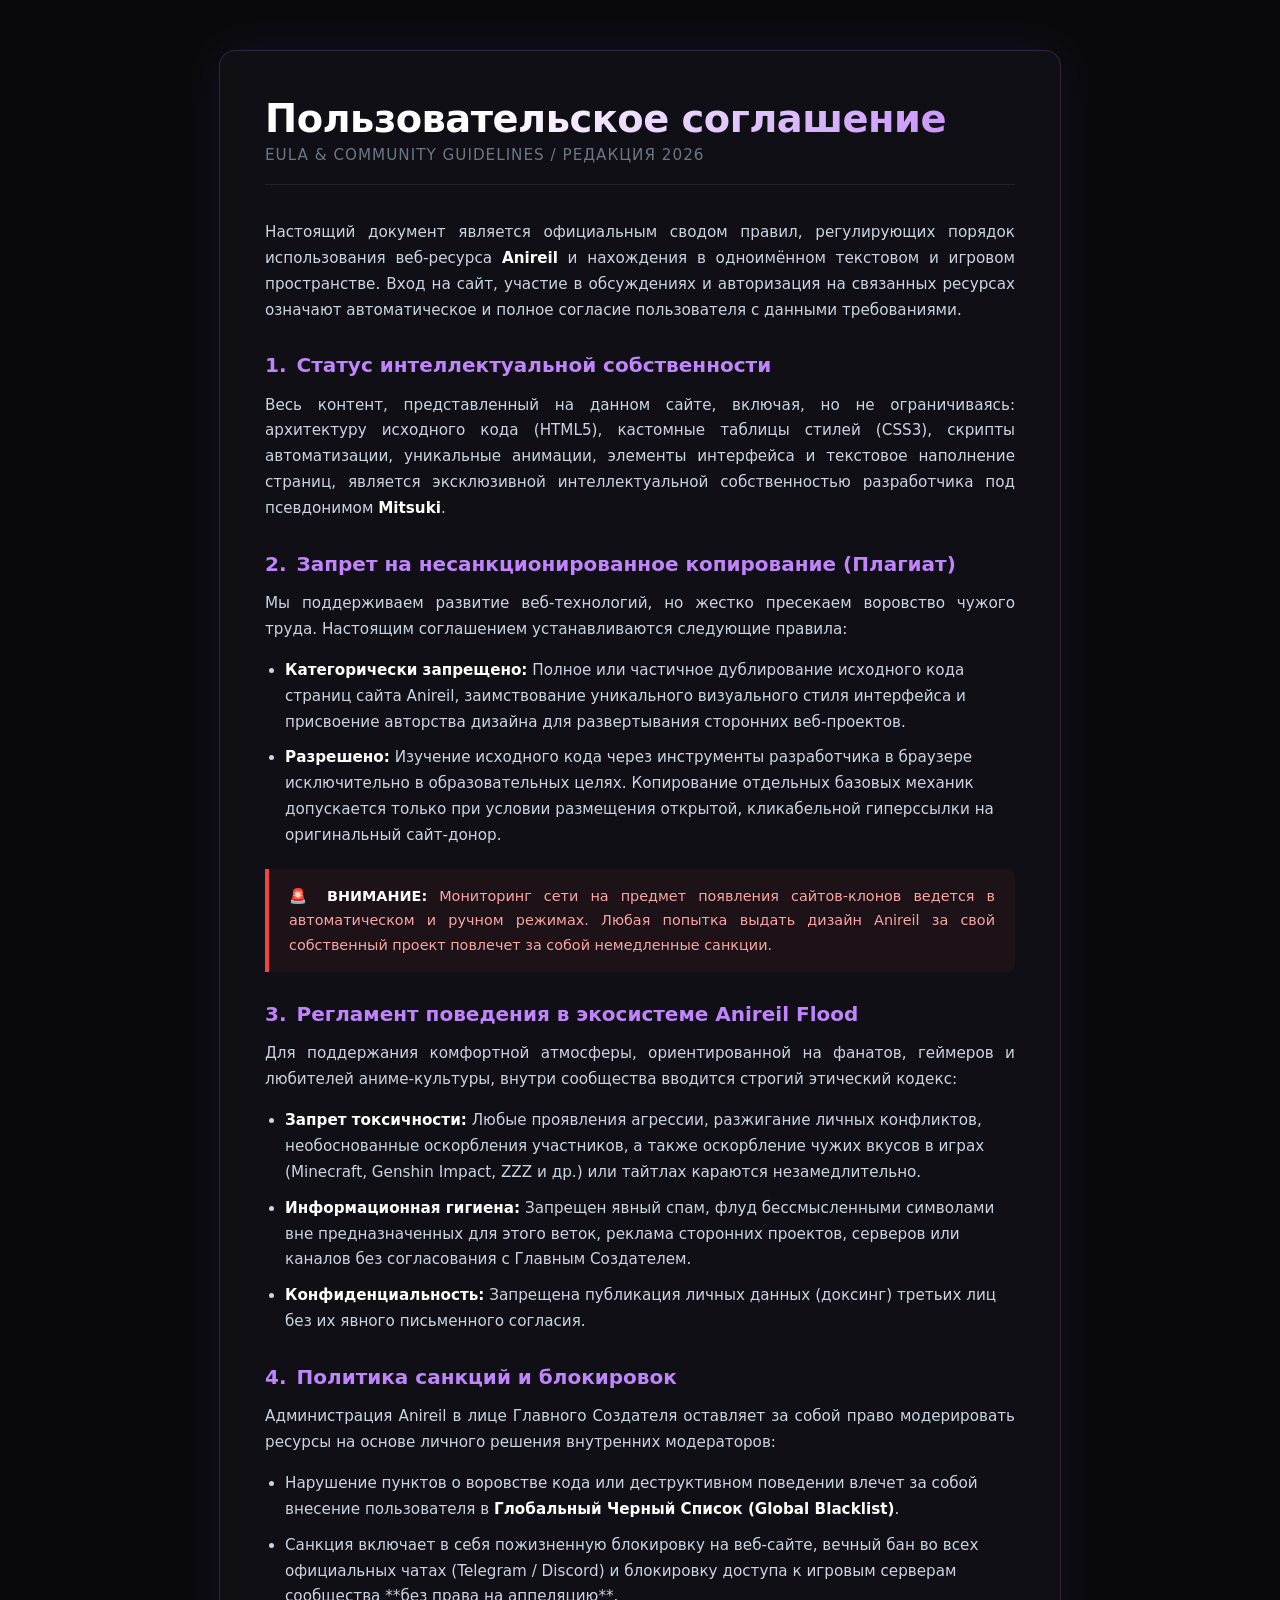
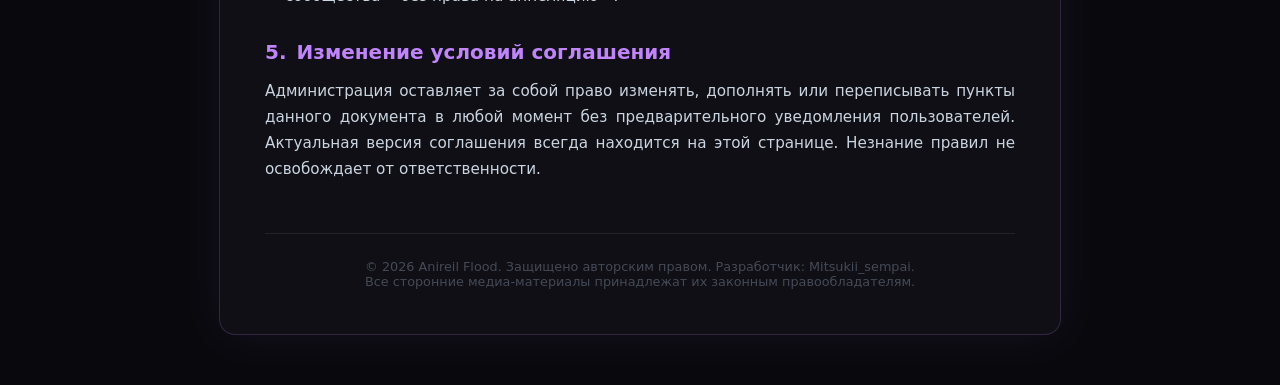
<file: rules.html>
<!DOCTYPE html>
<html lang="ru">
<head>
    <meta charset="UTF-8">
    <meta name="viewport" content="width=device-width, initial-scale=1.0">
    <title>Anireil — Официальный Регламент и Пользовательское Соглашение</title>
    <style>
        body {
            background-color: #09090d;
            color: #f8fafc;
            font-family: system-ui, -apple-system, BlinkMacSystemFont, 'Segoe UI', Roboto, sans-serif;
            margin: 0;
            padding: 50px 20px;
            display: flex;
            justify-content: center;
            align-items: center;
            min-height: 100vh;
            box-sizing: border-box;
        }
        .rules-container {
            max-width: 750px;
            width: 100%;
            background: rgba(20, 20, 28, 0.6);
            border: 1px solid rgba(192, 132, 252, 0.2);
            border-radius: 16px;
            padding: 45px;
            box-shadow: 0 0 50px rgba(192, 132, 252, 0.08);
            backdrop-filter: blur(12px);
        }
        h1 {
            font-size: 2.4rem;
            margin-top: 0;
            margin-bottom: 5px;
            letter-spacing: -0.5px;
            background: linear-gradient(135deg, #fff 30%, #c084fc 100%);
            -webkit-background-clip: text;
            -webkit-text-fill-color: transparent;
        }
        .subtitle {
            color: rgba(148, 163, 184, 0.7);
            font-size: 0.95rem;
            margin-bottom: 35px;
            border-bottom: 1px solid rgba(255, 255, 255, 0.08);
            padding-bottom: 20px;
            text-transform: uppercase;
            letter-spacing: 1px;
        }
        h2 {
            font-size: 1.25rem;
            color: #c084fc;
            margin-top: 30px;
            margin-bottom: 12px;
            font-weight: 600;
            display: flex;
            align-items: center;
            gap: 10px;
        }
        p, li {
            font-size: 0.95rem;
            color: #cbd5e1;
            line-height: 1.7;
            text-align: justify;
        }
        ul {
            padding-left: 20px;
            margin-top: 8px;
        }
        li {
            margin-bottom: 10px;
            text-align: left;
        }
        strong {
            color: #fff;
        }
        .alert-box {
            background: rgba(239, 68, 68, 0.06);
            border-left: 4px solid #ef4444;
            padding: 15px 20px;
            border-radius: 0 8px 8px 0;
            margin: 20px 0;
        }
        .alert-box p {
            color: #fca5a5;
            margin: 0;
            font-size: 0.9rem;
        }
        .footer-note {
            margin-top: 50px;
            font-size: 0.8rem;
            color: rgba(148, 163, 184, 0.4);
            text-align: center;
            border-top: 1px solid rgba(255, 255, 255, 0.08);
            padding-top: 25px;
        }
    </style>
</head>
<body>

<div class="rules-container">
    <h1>Пользовательское соглашение</h1>
    <div class="subtitle">EULA & Community Guidelines / Редакция 2026</div>

    <p>Настоящий документ является официальным сводом правил, регулирующих порядок использования веб-ресурса <strong>Anireil</strong> и нахождения в одноимённом текстовом и игровом пространстве. Вход на сайт, участие в обсуждениях и авторизация на связанных ресурсах означают автоматическое и полное согласие пользователя с данными требованиями.</p>

    <h2><span>1.</span> Статус интеллектуальной собственности</h2>
    <p>Весь контент, представленный на данном сайте, включая, но не ограничиваясь: архитектуру исходного кода (HTML5), кастомные таблицы стилей (CSS3), скрипты автоматизации, уникальные анимации, элементы интерфейса и текстовое наполнение страниц, является эксклюзивной интеллектуальной собственностью разработчика под псевдонимом <strong>Mitsuki</strong>.</p>

    <h2><span>2.</span> Запрет на несанкционированное копирование (Плагиат)</h2>
    <p>Мы поддерживаем развитие веб-технологий, но жестко пресекаем воровство чужого труда. Настоящим соглашением устанавливаются следующие правила:</p>
    <ul>
        <li><strong>Категорически запрещено:</strong> Полное или частичное дублирование исходного кода страниц сайта Anireil, заимствование уникального визуального стиля интерфейса и присвоение авторства дизайна для развертывания сторонних веб-проектов.</li>
        <li><strong>Разрешено:</strong> Изучение исходного кода через инструменты разработчика в браузере исключительно в образовательных целях. Копирование отдельных базовых механик допускается только при условии размещения открытой, кликабельной гиперссылки на оригинальный сайт-донор.</li>
    </ul>

    <div class="alert-box">
        <p><strong>🚨 ВНИМАНИЕ:</strong> Мониторинг сети на предмет появления сайтов-клонов ведется в автоматическом и ручном режимах. Любая попытка выдать дизайн Anireil за свой собственный проект повлечет за собой немедленные санкции.</p>
    </div>

    <h2><span>3.</span> Регламент поведения в экосистеме Anireil Flood</h2>
    <p>Для поддержания комфортной атмосферы, ориентированной на фанатов, геймеров и любителей аниме-культуры, внутри сообщества вводится строгий этический кодекс:</p>
    <ul>
        <li><strong>Запрет токсичности:</strong> Любые проявления агрессии, разжигание личных конфликтов, необоснованные оскорбления участников, а также оскорбление чужих вкусов в играх (Minecraft, Genshin Impact, ZZZ и др.) или тайтлах караются незамедлительно.</li>
        <li><strong>Информационная гигиена:</strong> Запрещен явный спам, флуд бессмысленными символами вне предназначенных для этого веток, реклама сторонних проектов, серверов или каналов без согласования с Главным Создателем.</li>
        <li><strong>Конфиденциальность:</strong> Запрещена публикация личных данных (доксинг) третьих лиц без их явного письменного согласия.</li>
    </ul>

    <h2><span>4.</span> Политика санкций и блокировок</h2>
    <p>Администрация Anireil в лице Главного Создателя оставляет за собой право модерировать ресурсы на основе личного решения внутренних модераторов:</p>
    <ul>
        <li>Нарушение пунктов о воровстве кода или деструктивном поведении влечет за собой внесение пользователя в <strong>Глобальный Черный Список (Global Blacklist)</strong>.</li>
        <li>Санкция включает в себя пожизненную блокировку на веб-сайте, вечный бан во всех официальных чатах (Telegram / Discord) и блокировку доступа к игровым серверам сообщества **без права на аппеляцию**.</li>
    </ul>

    <h2><span>5.</span> Изменение условий соглашения</h2>
    <p>Администрация оставляет за собой право изменять, дополнять или переписывать пункты данного документа в любой момент без предварительного уведомления пользователей. Актуальная версия соглашения всегда находится на этой странице. Незнание правил не освобождает от ответственности.</p>

    <div class="footer-note">
        &copy; 2026 Anireil Flood. Защищено авторским правом. Разработчик: Mitsukii_sempai.<br>
        Все сторонние медиа-материалы принадлежат их законным правообладателям.
    </div>
</div>

</body>
</html>
</file>
